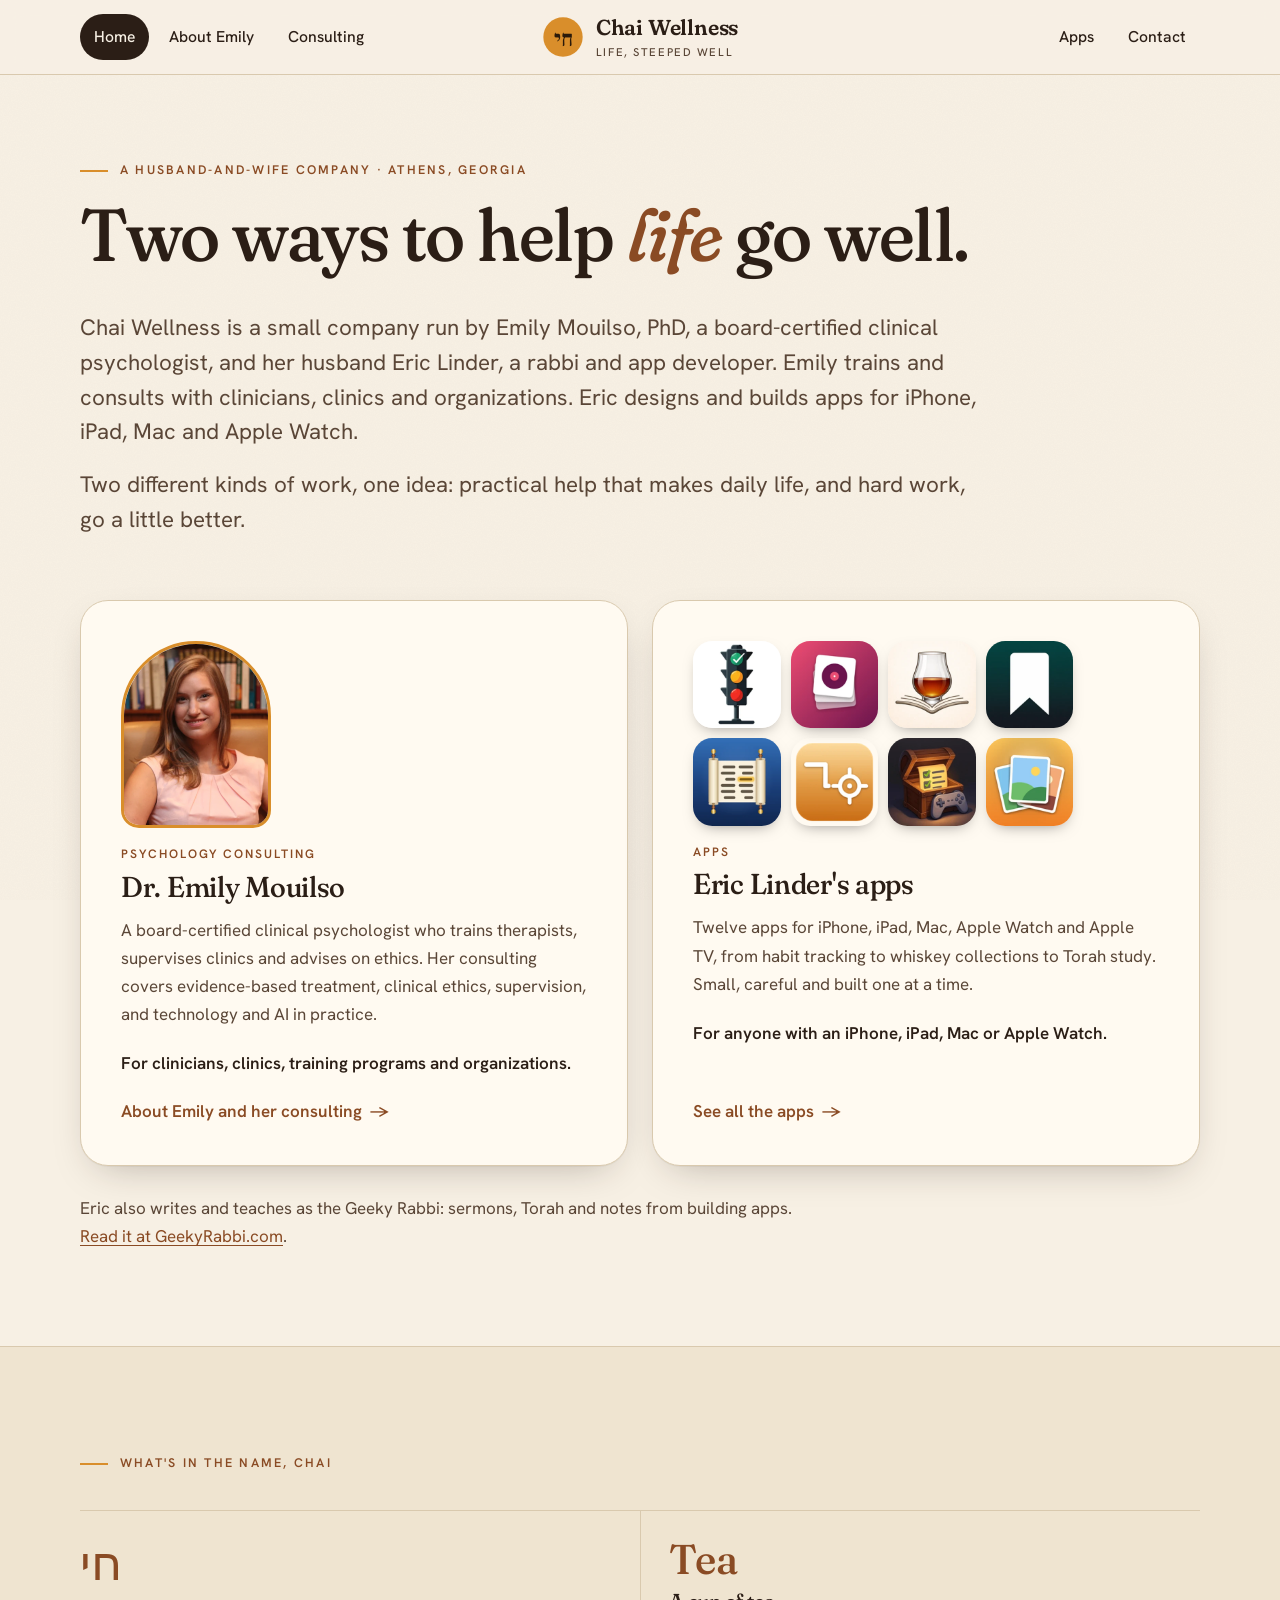
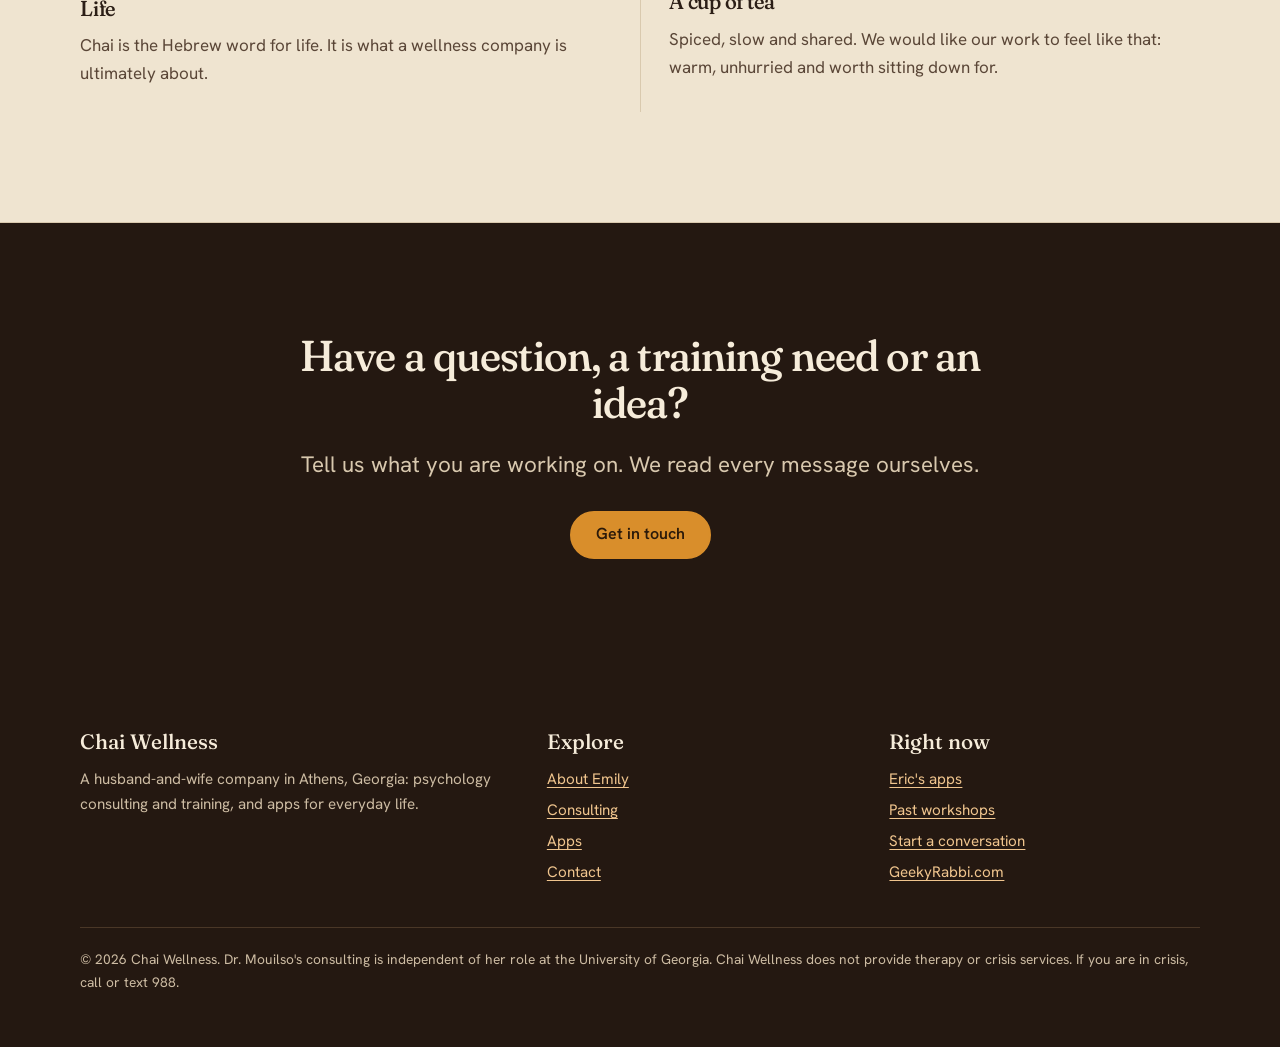
<file: index.html>
<!doctype html>
<html lang="en">
<head>
<meta charset="utf-8">
<meta name="viewport" content="width=device-width, initial-scale=1">
<title>Chai Wellness: psychology consulting and apps for everyday life</title>
<meta name="description" content="Chai Wellness is a husband-and-wife company in Athens, Georgia: psychology training and consulting from Dr. Emily Mouilso, and apps for everyday life from Eric Linder.">
<meta property="og:title" content="Chai Wellness: psychology consulting and apps for everyday life">
<meta property="og:description" content="Chai Wellness is a husband-and-wife company in Athens, Georgia: psychology training and consulting from Dr. Emily Mouilso, and apps for everyday life from Eric Linder.">
<meta property="og:type" content="website">
<meta property="og:image" content="og-image.jpg">
<meta name="twitter:card" content="summary_large_image">
<meta name="theme-color" content="#f7f0e4">
<link rel="icon" href="favicon.svg" type="image/svg+xml">
<link rel="apple-touch-icon" href="apple-touch-icon.png">
<link rel="preconnect" href="https://fonts.googleapis.com"><link rel="preconnect" href="https://fonts.gstatic.com" crossorigin><link rel="stylesheet" href="https://fonts.googleapis.com/css2?family=Fraunces:ital,opsz,wght,SOFT@0,9..144,300..700,0..100;1,9..144,300..700,0..100&amp;family=Frank+Ruhl+Libre:wght@700&amp;family=Hanken+Grotesk:wght@400;500;600&amp;display=swap">
<link rel="stylesheet" href="style.css">
</head>
<body>
<a class="skip" href="#main">Skip to content</a>
<header class="site-head"><div class="wrap bar">
<nav class="left" aria-label="Main"><a href="index.html" aria-current="page">Home</a><a href="emily.html">About Emily</a><a href="consulting.html">Consulting</a></nav>
<a class="brand" href="index.html" aria-label="Chai Wellness, home"><svg class="mark" viewBox="0 0 64 64" aria-hidden="true"><circle cx="32" cy="32" r="30" fill="#d98e2b"/><text x="32" y="45" text-anchor="middle" font-family="Frank Ruhl Libre, serif" font-weight="700" font-size="34" fill="#2b1a0a" direction="rtl">חי</text></svg><span><b>Chai Wellness</b><small>Life, steeped well</small></span></a>
<nav class="right" aria-label="More"><a href="apps.html">Apps</a><a href="contact.html">Contact</a></nav>
</div></header>
<main id="main">

<section class="hero"><div class="wrap">
<p class="eyebrow rise">A husband-and-wife company &middot; Athens, Georgia</p>
<h1 class="rise d1">Two ways to help <em>life</em> go well.</h1>
<p class="lede rise d2">Chai Wellness is a small company run by Emily Mouilso, PhD, a board-certified clinical psychologist, and her husband Eric Linder, a rabbi and app developer. Emily trains and consults with clinicians, clinics and organizations. Eric designs and builds apps for iPhone, iPad, Mac and Apple Watch.</p>
<p class="lede rise d2" style="margin-top:-.2em">Two different kinds of work, one idea: practical help that makes daily life, and hard work, go a little better.</p>
</div></section>

<section class="hero-doors"><div class="wrap rise d3">
<div class="doors">
<a class="door" href="emily.html">
<div class="arch"><img src="img/emily-560.webp" alt="Dr. Emily Mouilso" width="150" height="188"></div>
<span class="kicker">Psychology consulting</span>
<h3>Dr. Emily Mouilso</h3>
<p>A board-certified clinical psychologist who trains therapists, supervises clinics and advises on ethics. Her consulting covers evidence-based treatment, clinical ethics, supervision, and technology and AI in practice.</p>
<span class="who">For clinicians, clinics, training programs and organizations.</span>
<span class="go">About Emily and her consulting <span aria-hidden="true">→</span></span>
</a>
<a class="door" href="apps.html">
<div class="icon-fan" aria-hidden="true"><img src="img/apps/habit-traffic.webp" alt="" width="64" height="64"><img src="img/apps/crate.webp" alt="" width="64" height="64"><img src="img/apps/barrelbook.webp" alt="" width="64" height="64"><img src="img/apps/stash.webp" alt="" width="64" height="64"><img src="img/apps/torah-turn-it.webp" alt="" width="64" height="64"><img src="img/apps/snipe.webp" alt="" width="64" height="64"><img src="img/apps/quest-chronicle.webp" alt="" width="64" height="64"><img src="img/apps/thumb-through.webp" alt="" width="64" height="64"></div>
<span class="kicker">Apps</span>
<h3>Eric Linder's apps</h3>
<p>Twelve apps for iPhone, iPad, Mac, Apple Watch and Apple TV, from habit tracking to whiskey collections to Torah study. Small, careful and built one at a time.</p>
<span class="who">For anyone with an iPhone, iPad, Mac or Apple Watch.</span>
<span class="go">See all the apps <span aria-hidden="true">→</span></span>
</a>
</div>
<p class="aside">Eric also writes and teaches as the Geeky Rabbi: sermons, Torah and notes from building apps. <a href="https://geekyrabbi.com" rel="noopener">Read it at GeekyRabbi.com</a>.</p>
</div></section>

<section class="band"><div class="wrap">
<p class="eyebrow">What's in the name, Chai</p>
<div class="meanings">
<div class="meaning"><span class="big he" lang="he">חי</span><h3>Life</h3><p>Chai is the Hebrew word for life. It is what a wellness company is ultimately about.</p></div>
<div class="meaning"><span class="big">Tea</span><h3>A cup of tea</h3><p>Spiced, slow and shared. We would like our work to feel like that: warm, unhurried and worth sitting down for.</p></div>
</div>
</div></section>

<section class="dark-band"><div class="wrap" style="text-align:center;max-width:760px">
<h2>Have a question, a training need or an idea?</h2>
<p class="lede" style="margin-inline:auto">Tell us what you are working on. We read every message ourselves.</p>
<div class="btn-row" style="justify-content:center"><a class="btn" href="contact.html">Get in touch</a></div>
</div></section>
</main>
<footer><div class="wrap">
<div class="foot">
<div><b>Chai Wellness</b><p>A husband-and-wife company in Athens, Georgia: psychology consulting and training, and apps for everyday life.</p></div>
<div><b>Explore</b><ul><li><a href="emily.html">About Emily</a></li><li><a href="consulting.html">Consulting</a></li><li><a href="apps.html">Apps</a></li><li><a href="contact.html">Contact</a></li></ul></div>
<div><b>Right now</b><ul><li><a href="apps.html#all">Eric's apps</a></li><li><a href="consulting.html#engagements">Past workshops</a></li><li><a href="contact.html">Start a conversation</a></li><li><a href="https://geekyrabbi.com" rel="noopener">GeekyRabbi.com</a></li></ul></div>
</div>
<p class="fine">&copy; 2026 Chai Wellness. Dr. Mouilso's consulting is independent of her role at the University of Georgia. Chai Wellness does not provide therapy or crisis services. If you are in crisis, call or text 988.</p>
</div></footer>
<script src="site.js" defer></script>
</body>
</html>
</file>
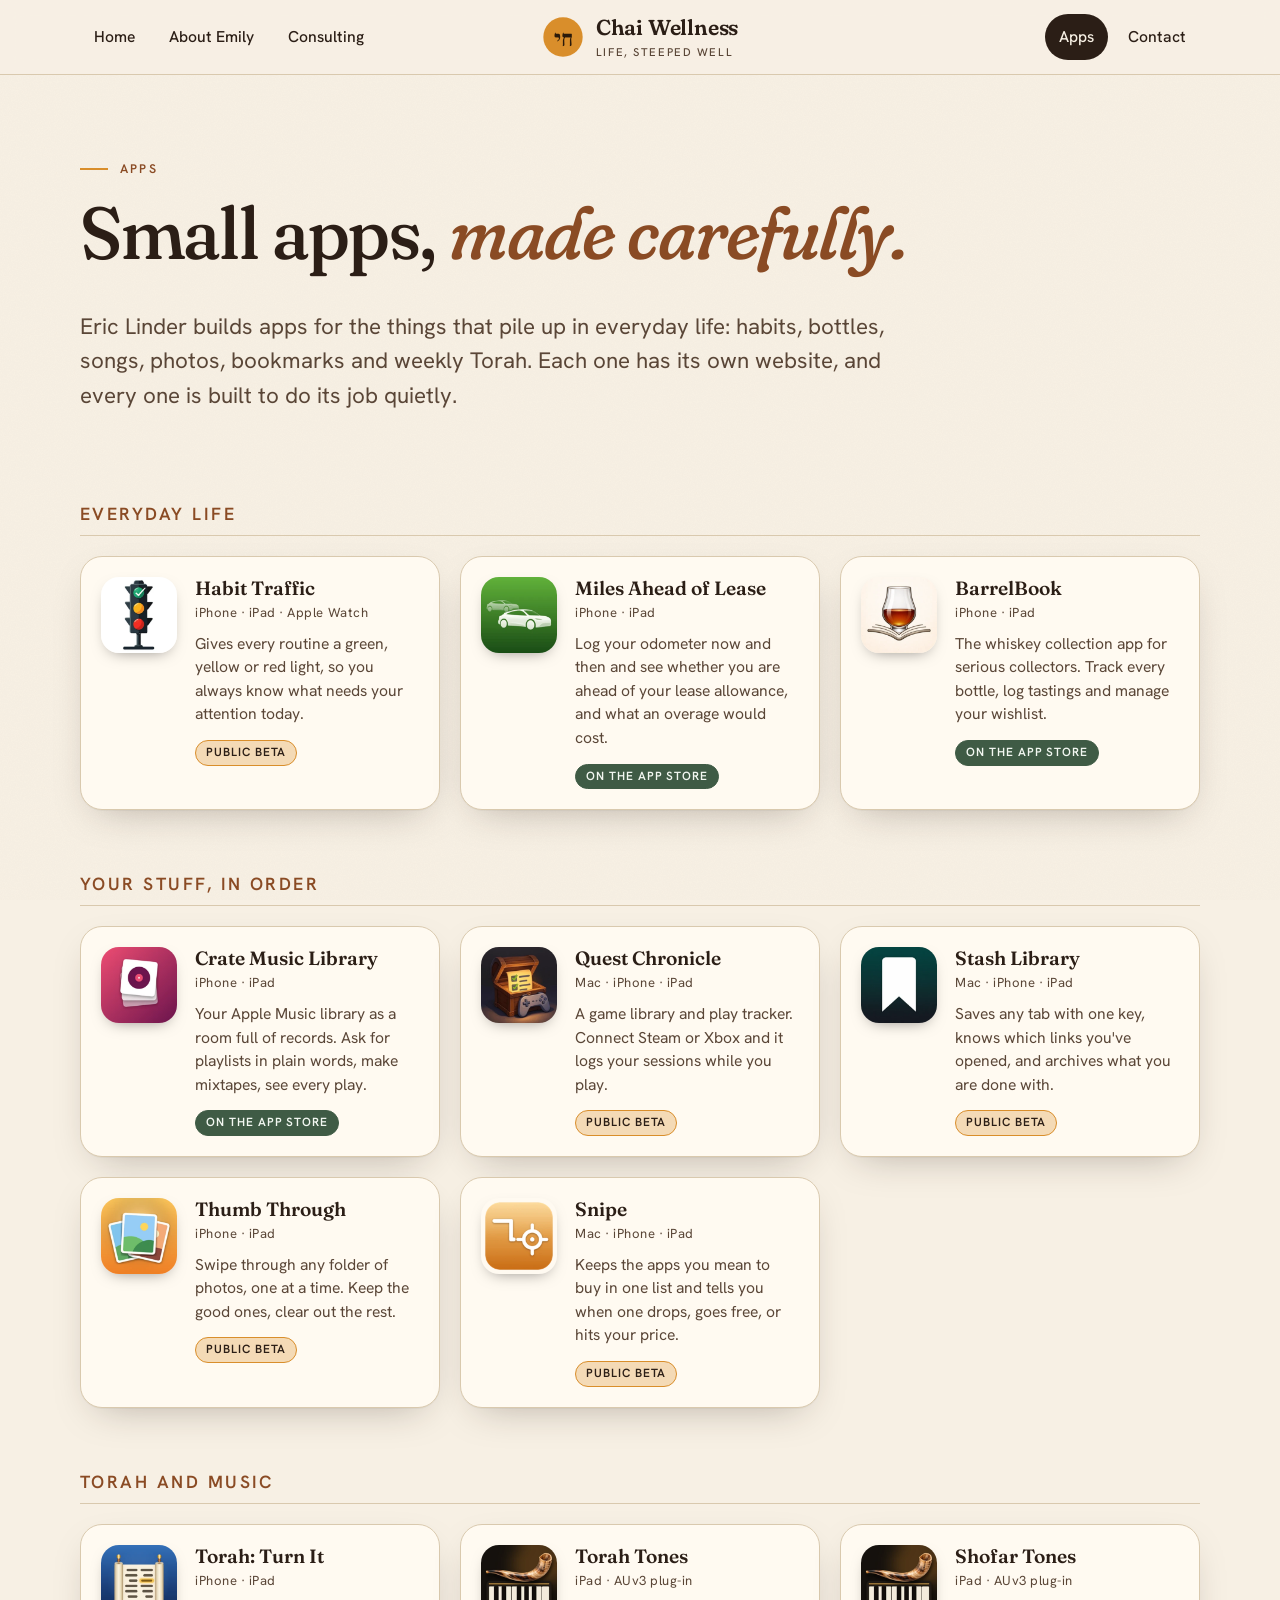
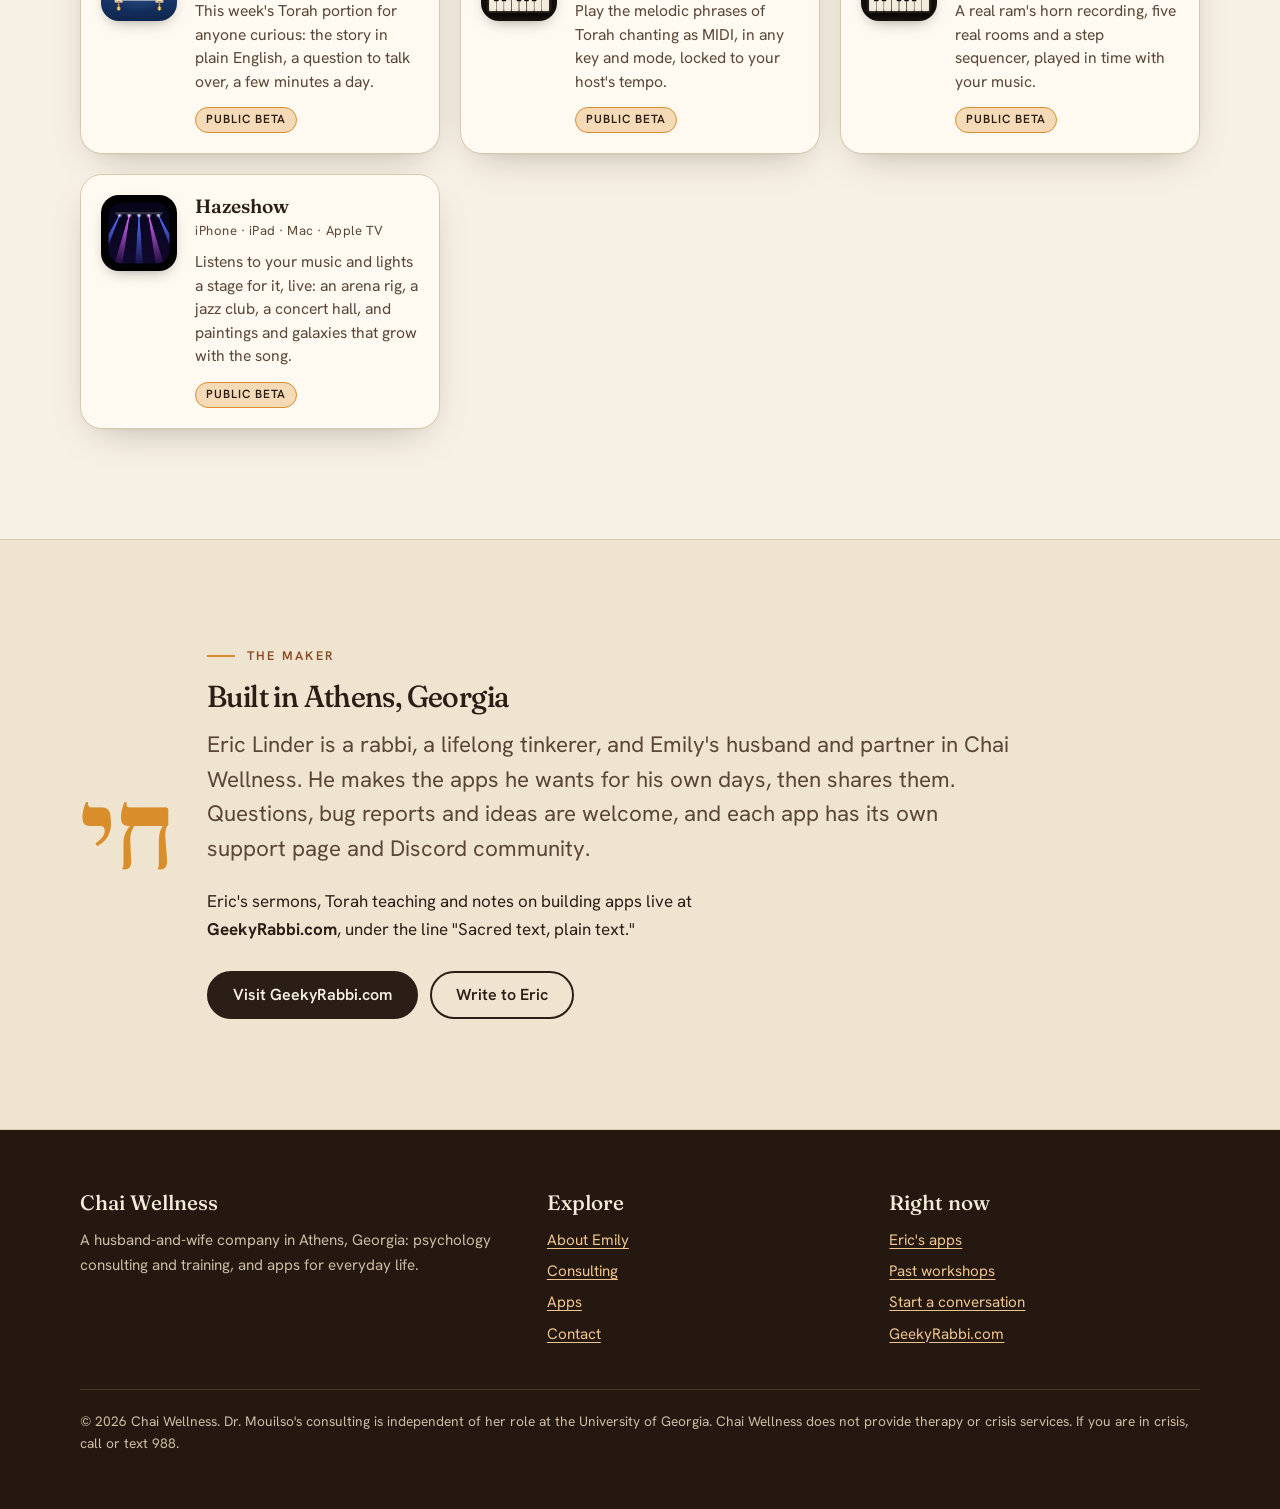
<file: apps.html>
<!doctype html>
<html lang="en">
<head>
<meta charset="utf-8">
<meta name="viewport" content="width=device-width, initial-scale=1">
<title>Apps by Eric Linder | Chai Wellness</title>
<meta name="description" content="Twelve small, careful apps for iPhone, iPad, Mac, Apple Watch and Apple TV: habits, collections, music, photos, prices, and Torah.">
<meta property="og:title" content="Apps by Eric Linder | Chai Wellness">
<meta property="og:description" content="Twelve small, careful apps for iPhone, iPad, Mac, Apple Watch and Apple TV: habits, collections, music, photos, prices, and Torah.">
<meta property="og:type" content="website">
<meta property="og:image" content="og-image.jpg">
<meta name="twitter:card" content="summary_large_image">
<meta name="theme-color" content="#f7f0e4">
<link rel="icon" href="favicon.svg" type="image/svg+xml">
<link rel="apple-touch-icon" href="apple-touch-icon.png">
<link rel="preconnect" href="https://fonts.googleapis.com"><link rel="preconnect" href="https://fonts.gstatic.com" crossorigin><link rel="stylesheet" href="https://fonts.googleapis.com/css2?family=Fraunces:ital,opsz,wght,SOFT@0,9..144,300..700,0..100;1,9..144,300..700,0..100&amp;family=Frank+Ruhl+Libre:wght@700&amp;family=Hanken+Grotesk:wght@400;500;600&amp;display=swap">
<link rel="stylesheet" href="style.css">
</head>
<body>
<a class="skip" href="#main">Skip to content</a>
<header class="site-head"><div class="wrap bar">
<nav class="left" aria-label="Main"><a href="index.html">Home</a><a href="emily.html">About Emily</a><a href="consulting.html">Consulting</a></nav>
<a class="brand" href="index.html" aria-label="Chai Wellness, home"><svg class="mark" viewBox="0 0 64 64" aria-hidden="true"><circle cx="32" cy="32" r="30" fill="#d98e2b"/><text x="32" y="45" text-anchor="middle" font-family="Frank Ruhl Libre, serif" font-weight="700" font-size="34" fill="#2b1a0a" direction="rtl">חי</text></svg><span><b>Chai Wellness</b><small>Life, steeped well</small></span></a>
<nav class="right" aria-label="More"><a href="apps.html" aria-current="page">Apps</a><a href="contact.html">Contact</a></nav>
</div></header>
<main id="main">

<section class="page-title"><div class="wrap">
<p class="eyebrow">Apps</p>
<h1>Small apps, <em>made carefully.</em></h1>
<p class="lede">Eric Linder builds apps for the things that pile up in everyday life: habits, bottles, songs, photos, bookmarks and weekly Torah. Each one has its own website, and every one is built to do its job quietly.</p>
</div></section>

<section id="all" style="padding-top:20px"><div class="wrap">
<div class="app-group"><h3>Everyday life</h3><div class="apps"><a class="app" href="https://habittraffic.com" rel="noopener"><img src="img/apps/habit-traffic.webp" width="76" height="76" alt="" loading="lazy"><div><h4>Habit Traffic</h4><div class="plat">iPhone · iPad · Apple Watch</div><p>Gives every routine a green, yellow or red light, so you always know what needs your attention today.</p><span class="tag beta">Public beta</span></div></a><a class="app" href="https://apps.apple.com/us/app/miles-ahead-of-lease/id6751857922" rel="noopener"><img src="img/apps/miles-ahead.webp" width="76" height="76" alt="" loading="lazy"><div><h4>Miles Ahead of Lease</h4><div class="plat">iPhone · iPad</div><p>Log your odometer now and then and see whether you are ahead of your lease allowance, and what an overage would cost.</p><span class="tag live">On the App Store</span></div></a><a class="app" href="https://apps.apple.com/us/app/barrelbook/id6751058765" rel="noopener"><img src="img/apps/barrelbook.webp" width="76" height="76" alt="" loading="lazy"><div><h4>BarrelBook</h4><div class="plat">iPhone · iPad</div><p>The whiskey collection app for serious collectors. Track every bottle, log tastings and manage your wishlist.</p><span class="tag live">On the App Store</span></div></a></div></div><div class="app-group"><h3>Your stuff, in order</h3><div class="apps"><a class="app" href="https://apps.apple.com/us/app/crate-music-library/id6814223022" rel="noopener"><img src="img/apps/crate.webp" width="76" height="76" alt="" loading="lazy"><div><h4>Crate Music Library</h4><div class="plat">iPhone · iPad</div><p>Your Apple Music library as a room full of records. Ask for playlists in plain words, make mixtapes, see every play.</p><span class="tag live">On the App Store</span></div></a><a class="app" href="https://questchronicleapp.com" rel="noopener"><img src="img/apps/quest-chronicle.webp" width="76" height="76" alt="" loading="lazy"><div><h4>Quest Chronicle</h4><div class="plat">Mac · iPhone · iPad</div><p>A game library and play tracker. Connect Steam or Xbox and it logs your sessions while you play.</p><span class="tag beta">Public beta</span></div></a><a class="app" href="https://stashlibraryapp.com" rel="noopener"><img src="img/apps/stash.webp" width="76" height="76" alt="" loading="lazy"><div><h4>Stash Library</h4><div class="plat">Mac · iPhone · iPad</div><p>Saves any tab with one key, knows which links you&#x27;ve opened, and archives what you are done with.</p><span class="tag beta">Public beta</span></div></a><a class="app" href="https://thumbthroughapp.com" rel="noopener"><img src="img/apps/thumb-through.webp" width="76" height="76" alt="" loading="lazy"><div><h4>Thumb Through</h4><div class="plat">iPhone · iPad</div><p>Swipe through any folder of photos, one at a time. Keep the good ones, clear out the rest.</p><span class="tag beta">Public beta</span></div></a><a class="app" href="https://snipeappsales.com" rel="noopener"><img src="img/apps/snipe.webp" width="76" height="76" alt="" loading="lazy"><div><h4>Snipe</h4><div class="plat">Mac · iPhone · iPad</div><p>Keeps the apps you mean to buy in one list and tells you when one drops, goes free, or hits your price.</p><span class="tag beta">Public beta</span></div></a></div></div><div class="app-group"><h3>Torah and music</h3><div class="apps"><a class="app" href="https://torahturnit.com" rel="noopener"><img src="img/apps/torah-turn-it.webp" width="76" height="76" alt="" loading="lazy"><div><h4>Torah: Turn It</h4><div class="plat">iPhone · iPad</div><p>This week&#x27;s Torah portion for anyone curious: the story in plain English, a question to talk over, a few minutes a day.</p><span class="tag beta">Public beta</span></div></a><a class="app" href="https://torahtones.com" rel="noopener"><img src="img/apps/torah-tones.webp" width="76" height="76" alt="" loading="lazy"><div><h4>Torah Tones</h4><div class="plat">iPad · AUv3 plug-in</div><p>Play the melodic phrases of Torah chanting as MIDI, in any key and mode, locked to your host&#x27;s tempo.</p><span class="tag beta">Public beta</span></div></a><a class="app" href="https://eroxx.github.io/shofartones-website/" rel="noopener"><img src="img/apps/shofar-tones.webp" width="76" height="76" alt="" loading="lazy"><div><h4>Shofar Tones</h4><div class="plat">iPad · AUv3 plug-in</div><p>A real ram&#x27;s horn recording, five real rooms and a step sequencer, played in time with your music.</p><span class="tag beta">Public beta</span></div></a><a class="app" href="https://hazeshow.com" rel="noopener"><img src="img/apps/hazeshow.webp" width="76" height="76" alt="" loading="lazy"><div><h4>Hazeshow</h4><div class="plat">iPhone · iPad · Mac · Apple TV</div><p>Listens to your music and lights a stage for it, live: an arena rig, a jazz club, a concert hall, and paintings and galaxies that grow with the song.</p><span class="tag beta">Public beta</span></div></a></div></div>
</div></section>

<section class="band"><div class="wrap maker">
<div class="he" lang="he" dir="rtl" aria-hidden="true">חי</div>
<div>
<p class="eyebrow">The maker</p>
<h2 style="font-size:1.9rem">Built in Athens, Georgia</h2>
<p class="lede" style="margin-bottom:0">Eric Linder is a rabbi, a lifelong tinkerer, and Emily's husband and partner in Chai Wellness. He makes the apps he wants for his own days, then shares them. Questions, bug reports and ideas are welcome, and each app has its own support page and Discord community.</p>
<p style="margin:20px 0 0;max-width:36em">Eric's sermons, Torah teaching and notes on building apps live at <b>GeekyRabbi.com</b>, under the line "Sacred text, plain text."</p>
<div class="btn-row"><a class="btn" href="https://geekyrabbi.com" rel="noopener">Visit GeekyRabbi.com</a><a class="btn ghost" href="contact.html">Write to Eric</a></div>
</div>
</div></section>
</main>
<footer><div class="wrap">
<div class="foot">
<div><b>Chai Wellness</b><p>A husband-and-wife company in Athens, Georgia: psychology consulting and training, and apps for everyday life.</p></div>
<div><b>Explore</b><ul><li><a href="emily.html">About Emily</a></li><li><a href="consulting.html">Consulting</a></li><li><a href="apps.html">Apps</a></li><li><a href="contact.html">Contact</a></li></ul></div>
<div><b>Right now</b><ul><li><a href="apps.html#all">Eric's apps</a></li><li><a href="consulting.html#engagements">Past workshops</a></li><li><a href="contact.html">Start a conversation</a></li><li><a href="https://geekyrabbi.com" rel="noopener">GeekyRabbi.com</a></li></ul></div>
</div>
<p class="fine">&copy; 2026 Chai Wellness. Dr. Mouilso's consulting is independent of her role at the University of Georgia. Chai Wellness does not provide therapy or crisis services. If you are in crisis, call or text 988.</p>
</div></footer>
<script src="site.js" defer></script>
</body>
</html>
</file>
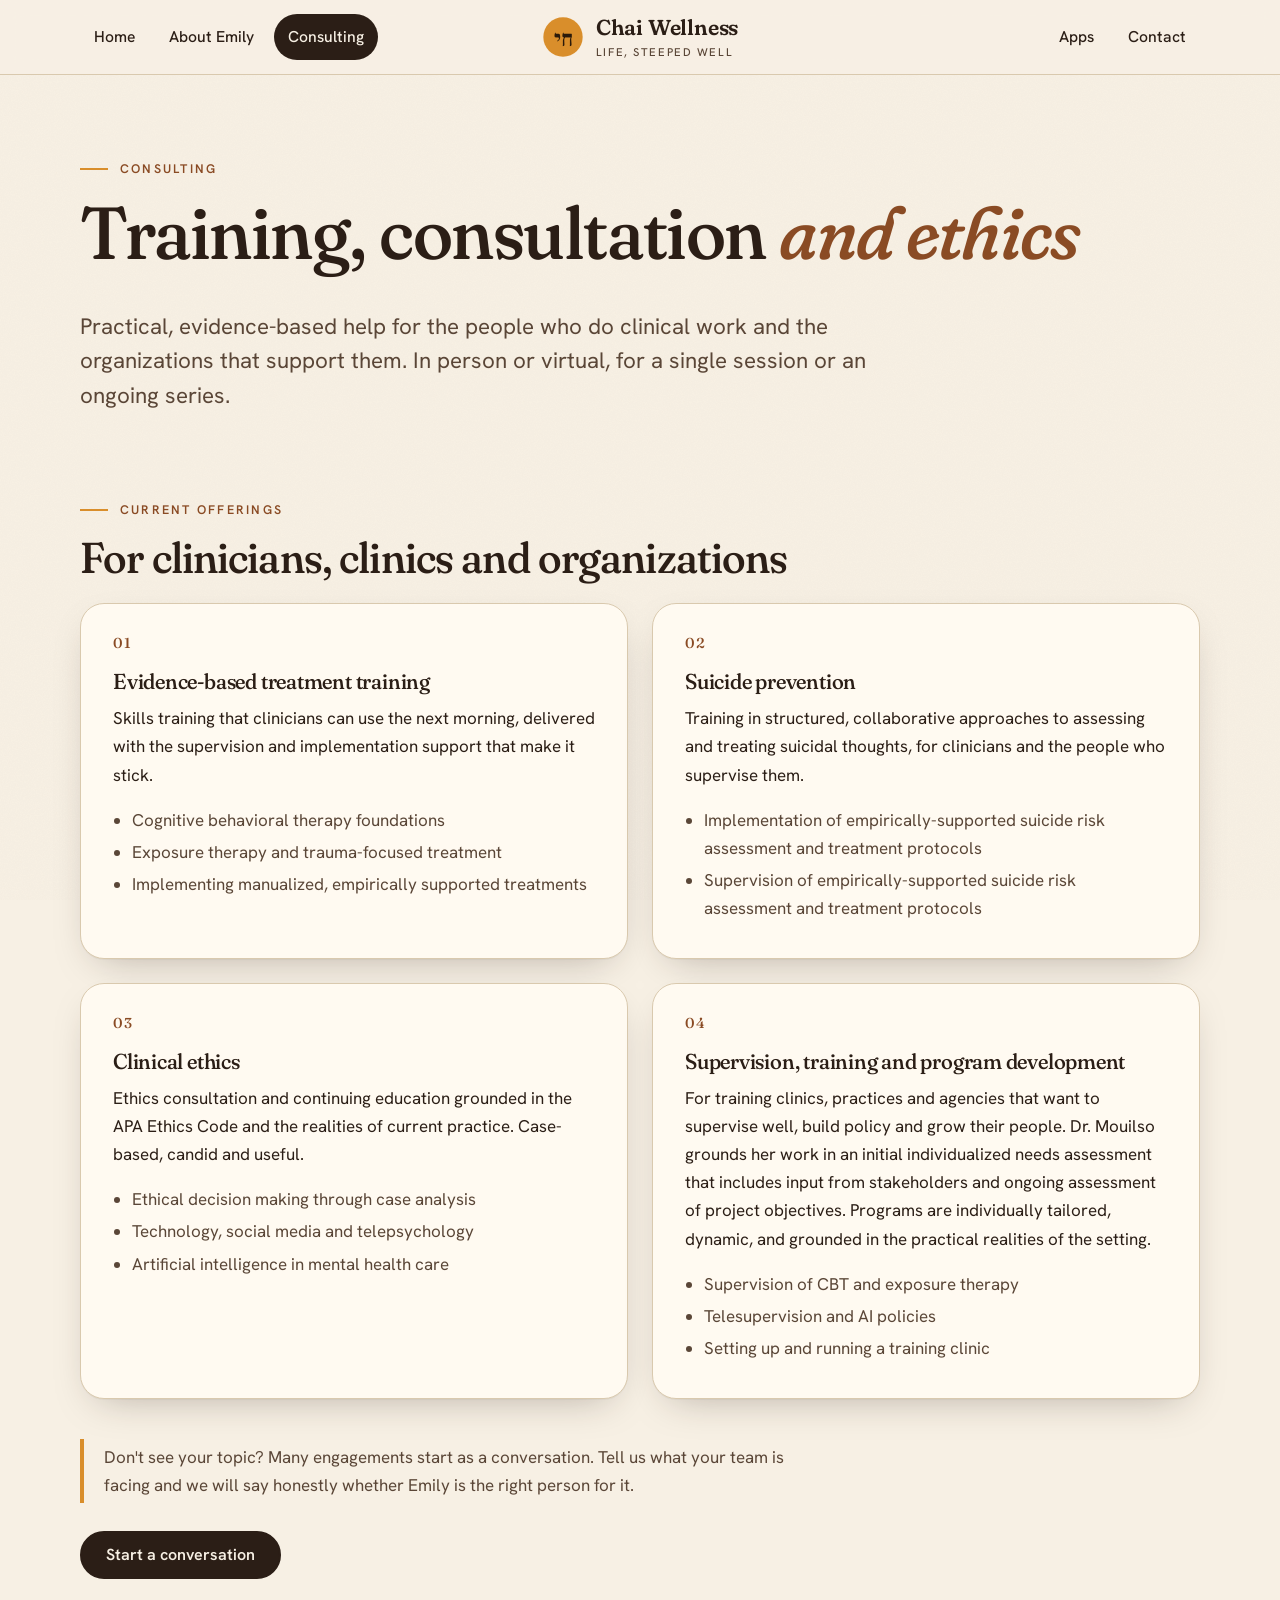
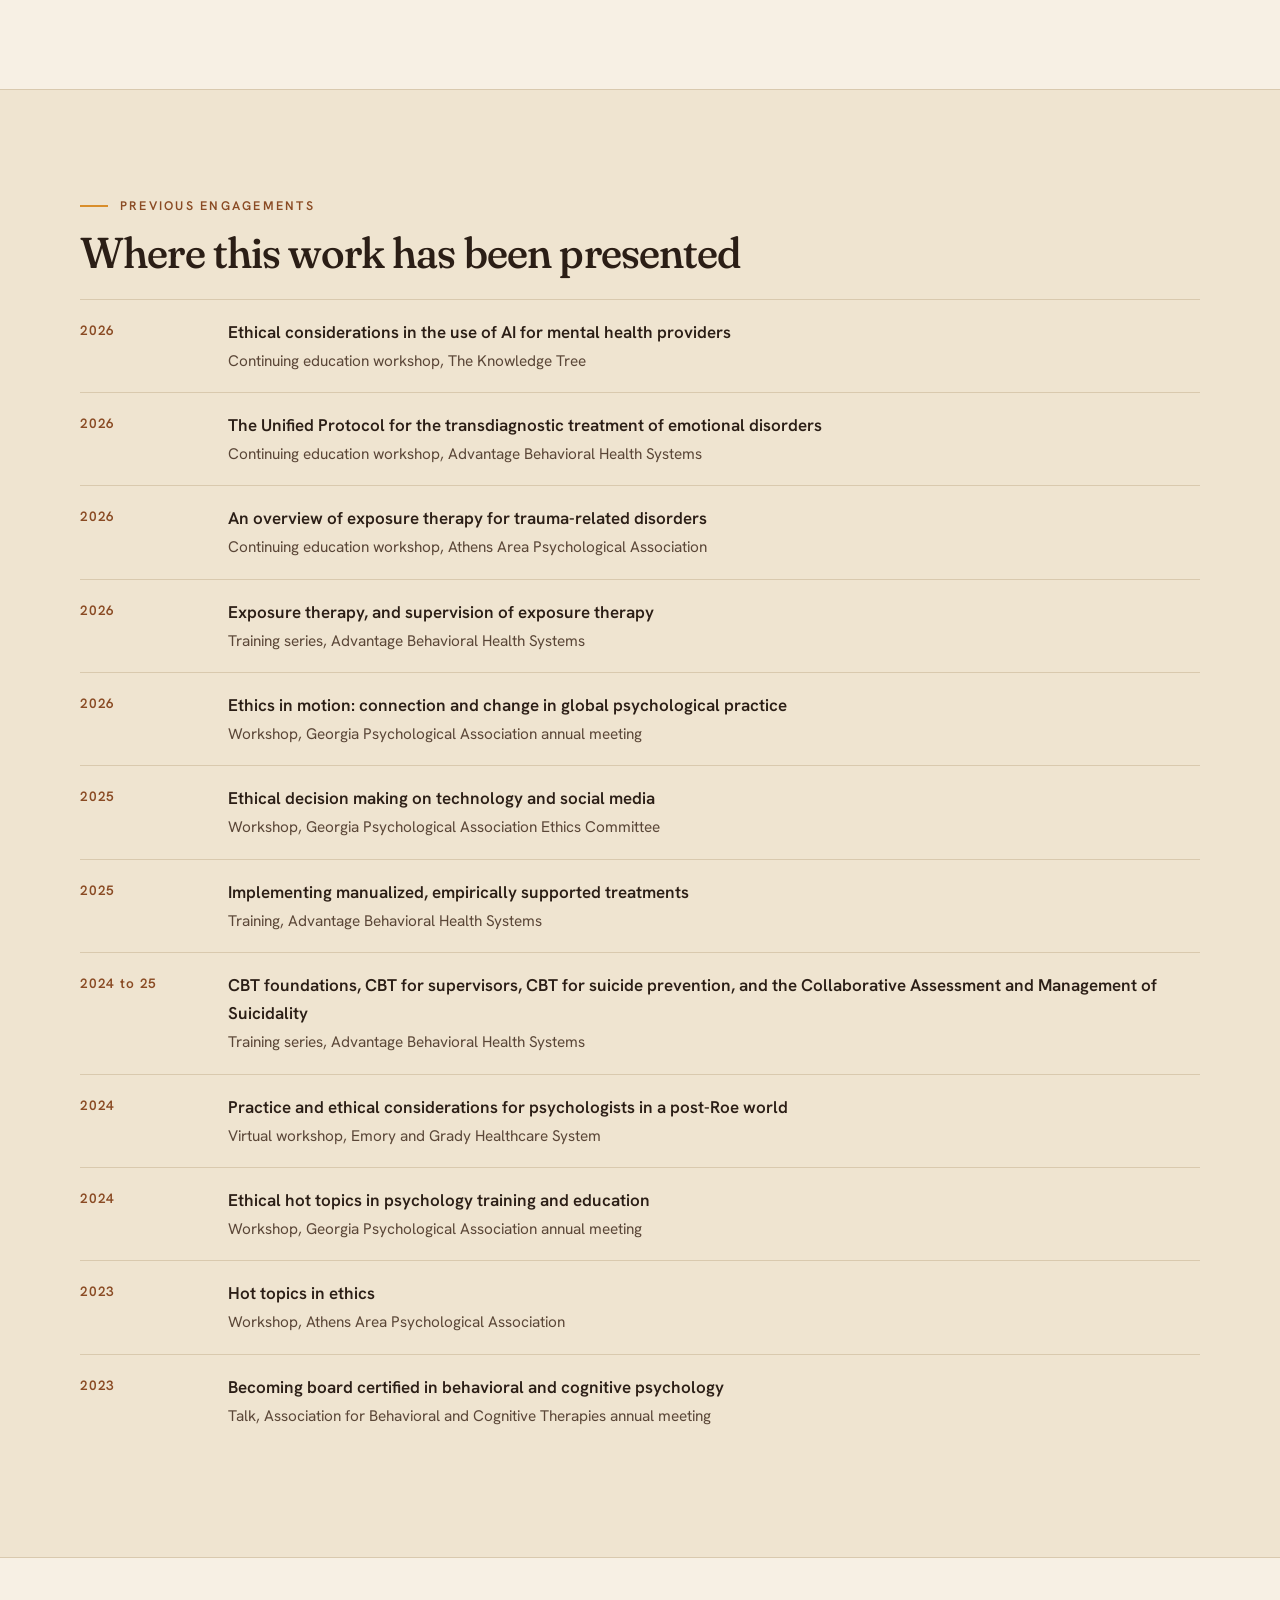
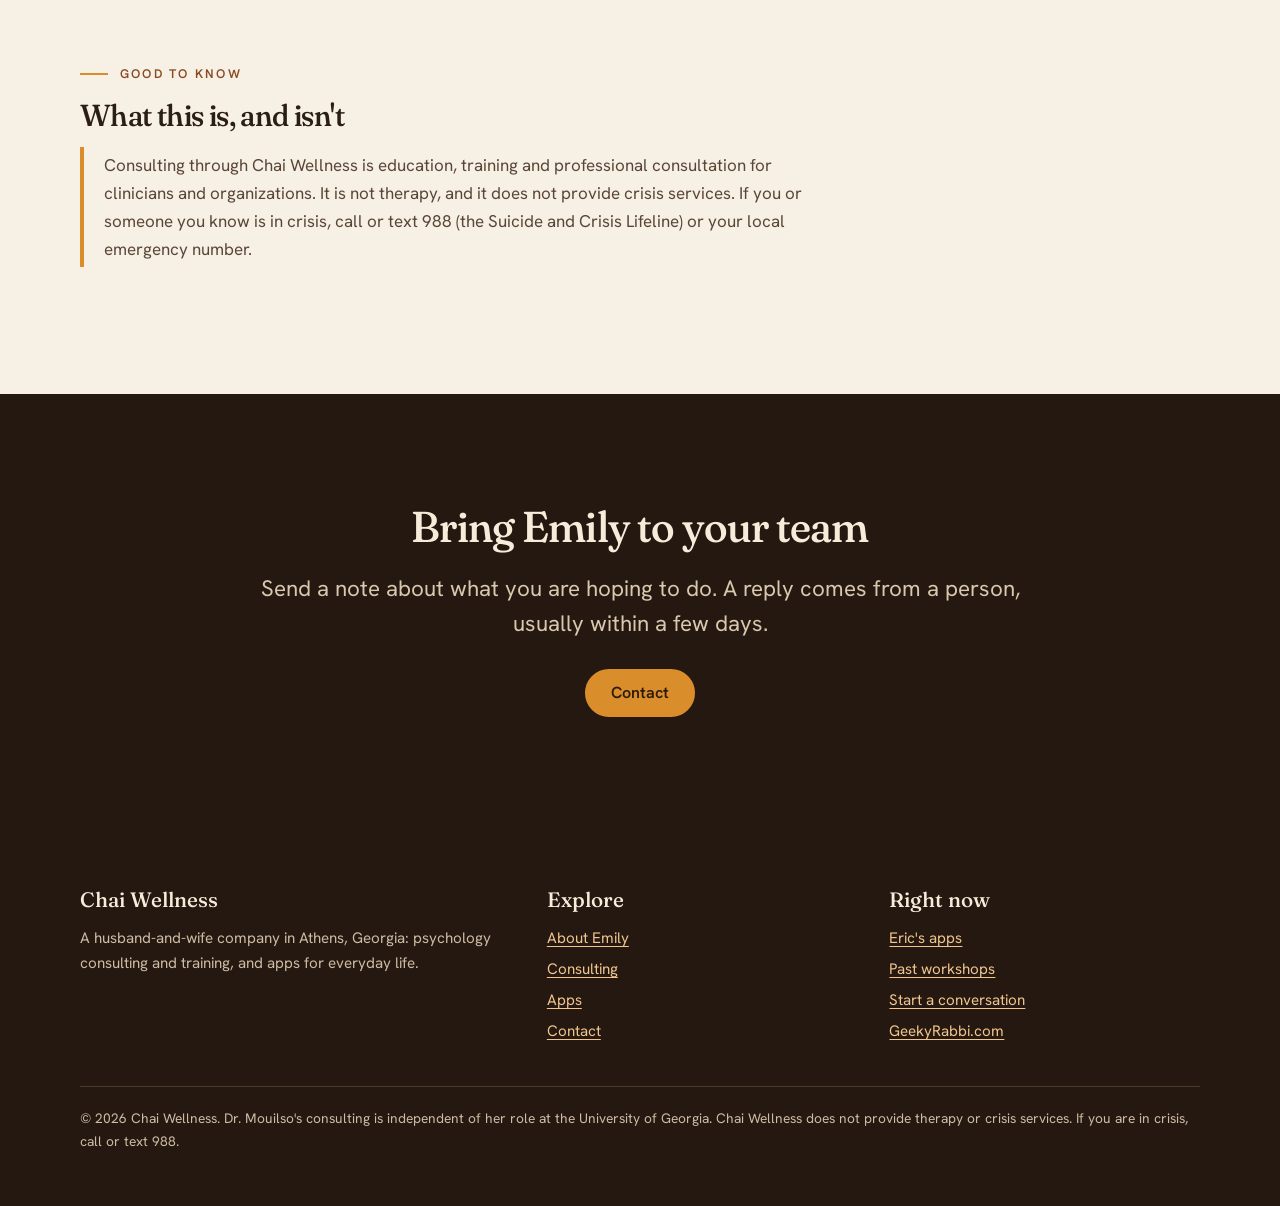
<file: consulting.html>
<!doctype html>
<html lang="en">
<head>
<meta charset="utf-8">
<meta name="viewport" content="width=device-width, initial-scale=1">
<title>Psychology consulting and training | Chai Wellness</title>
<meta name="description" content="Workshops, training and consultation from Dr. Emily Mouilso: evidence-based treatment, clinical ethics, supervision and training, and technology and AI in practice.">
<meta property="og:title" content="Psychology consulting and training | Chai Wellness">
<meta property="og:description" content="Workshops, training and consultation from Dr. Emily Mouilso: evidence-based treatment, clinical ethics, supervision and training, and technology and AI in practice.">
<meta property="og:type" content="website">
<meta property="og:image" content="og-image.jpg">
<meta name="twitter:card" content="summary_large_image">
<meta name="theme-color" content="#f7f0e4">
<link rel="icon" href="favicon.svg" type="image/svg+xml">
<link rel="apple-touch-icon" href="apple-touch-icon.png">
<link rel="preconnect" href="https://fonts.googleapis.com"><link rel="preconnect" href="https://fonts.gstatic.com" crossorigin><link rel="stylesheet" href="https://fonts.googleapis.com/css2?family=Fraunces:ital,opsz,wght,SOFT@0,9..144,300..700,0..100;1,9..144,300..700,0..100&amp;family=Frank+Ruhl+Libre:wght@700&amp;family=Hanken+Grotesk:wght@400;500;600&amp;display=swap">
<link rel="stylesheet" href="style.css">
</head>
<body>
<a class="skip" href="#main">Skip to content</a>
<header class="site-head"><div class="wrap bar">
<nav class="left" aria-label="Main"><a href="index.html">Home</a><a href="emily.html">About Emily</a><a href="consulting.html" aria-current="page">Consulting</a></nav>
<a class="brand" href="index.html" aria-label="Chai Wellness, home"><svg class="mark" viewBox="0 0 64 64" aria-hidden="true"><circle cx="32" cy="32" r="30" fill="#d98e2b"/><text x="32" y="45" text-anchor="middle" font-family="Frank Ruhl Libre, serif" font-weight="700" font-size="34" fill="#2b1a0a" direction="rtl">חי</text></svg><span><b>Chai Wellness</b><small>Life, steeped well</small></span></a>
<nav class="right" aria-label="More"><a href="apps.html">Apps</a><a href="contact.html">Contact</a></nav>
</div></header>
<main id="main">

<section class="page-title"><div class="wrap">
<p class="eyebrow">Consulting</p>
<h1>Training, consultation <em>and ethics</em></h1>
<p class="lede">Practical, evidence-based help for the people who do clinical work and the organizations that support them. In person or virtual, for a single session or an ongoing series.</p>
</div></section>

<section style="padding-top:20px"><div class="wrap">
<p class="eyebrow">Current offerings</p>
<h2>For clinicians, clinics and organizations</h2>
<div class="offer-grid">
<article class="offer"><span class="n">01</span><h3>Evidence-based treatment training</h3>
<p>Skills training that clinicians can use the next morning, delivered with the supervision and implementation support that make it stick.</p>
<ul><li>Cognitive behavioral therapy foundations</li><li>Exposure therapy and trauma-focused treatment</li><li>Implementing manualized, empirically supported treatments</li></ul></article>
<article class="offer"><span class="n">02</span><h3>Suicide prevention</h3>
<p>Training in structured, collaborative approaches to assessing and treating suicidal thoughts, for clinicians and the people who supervise them.</p>
<ul><li>Implementation of empirically-supported suicide risk assessment and treatment protocols</li><li>Supervision of empirically-supported suicide risk assessment and treatment protocols</li></ul></article>
<article class="offer"><span class="n">03</span><h3>Clinical ethics</h3>
<p>Ethics consultation and continuing education grounded in the APA Ethics Code and the realities of current practice. Case-based, candid and useful.</p>
<ul><li>Ethical decision making through case analysis</li><li>Technology, social media and telepsychology</li><li>Artificial intelligence in mental health care</li></ul></article>
<article class="offer"><span class="n">04</span><h3>Supervision, training and program development</h3>
<p>For training clinics, practices and agencies that want to supervise well, build policy and grow their people. Dr. Mouilso grounds her work in an initial individualized needs assessment that includes input from stakeholders and ongoing assessment of project objectives. Programs are individually tailored, dynamic, and grounded in the practical realities of the setting.</p>
<ul><li>Supervision of CBT and exposure therapy</li><li>Telesupervision and AI policies</li><li>Setting up and running a training clinic</li></ul></article>
</div>
<p class="note" style="margin-top:40px">Don't see your topic? Many engagements start as a conversation. Tell us what your team is facing and we will say honestly whether Emily is the right person for it.</p>
<div class="btn-row"><a class="btn" href="contact.html">Start a conversation</a></div>
</div></section>

<section class="band" id="engagements"><div class="wrap">
<p class="eyebrow">Previous engagements</p>
<h2>Where this work has been presented</h2>
<ul class="engagements"><li><time>2026</time><div><b>Ethical considerations in the use of AI for mental health providers</b><span>Continuing education workshop, The Knowledge Tree</span></div></li><li><time>2026</time><div><b>The Unified Protocol for the transdiagnostic treatment of emotional disorders</b><span>Continuing education workshop, Advantage Behavioral Health Systems</span></div></li><li><time>2026</time><div><b>An overview of exposure therapy for trauma-related disorders</b><span>Continuing education workshop, Athens Area Psychological Association</span></div></li><li><time>2026</time><div><b>Exposure therapy, and supervision of exposure therapy</b><span>Training series, Advantage Behavioral Health Systems</span></div></li><li><time>2026</time><div><b>Ethics in motion: connection and change in global psychological practice</b><span>Workshop, Georgia Psychological Association annual meeting</span></div></li><li><time>2025</time><div><b>Ethical decision making on technology and social media</b><span>Workshop, Georgia Psychological Association Ethics Committee</span></div></li><li><time>2025</time><div><b>Implementing manualized, empirically supported treatments</b><span>Training, Advantage Behavioral Health Systems</span></div></li><li><time>2024 to 25</time><div><b>CBT foundations, CBT for supervisors, CBT for suicide prevention, and the Collaborative Assessment and Management of Suicidality</b><span>Training series, Advantage Behavioral Health Systems</span></div></li><li><time>2024</time><div><b>Practice and ethical considerations for psychologists in a post-Roe world</b><span>Virtual workshop, Emory and Grady Healthcare System</span></div></li><li><time>2024</time><div><b>Ethical hot topics in psychology training and education</b><span>Workshop, Georgia Psychological Association annual meeting</span></div></li><li><time>2023</time><div><b>Hot topics in ethics</b><span>Workshop, Athens Area Psychological Association</span></div></li><li><time>2023</time><div><b>Becoming board certified in behavioral and cognitive psychology</b><span>Talk, Association for Behavioral and Cognitive Therapies annual meeting</span></div></li></ul>
</div></section>

<section><div class="wrap">
<p class="eyebrow">Good to know</p>
<h2 style="font-size:1.9rem">What this is, and isn't</h2>
<p class="note">Consulting through Chai Wellness is education, training and professional consultation for clinicians and organizations. It is not therapy, and it does not provide crisis services. If you or someone you know is in crisis, call or text 988 (the Suicide and Crisis Lifeline) or your local emergency number.</p>
</div></section>

<section class="dark-band"><div class="wrap" style="text-align:center;max-width:760px">
<h2>Bring Emily to your team</h2>
<p class="lede" style="margin-inline:auto">Send a note about what you are hoping to do. A reply comes from a person, usually within a few days.</p>
<div class="btn-row" style="justify-content:center"><a class="btn" href="contact.html">Contact</a></div>
</div></section>
</main>
<footer><div class="wrap">
<div class="foot">
<div><b>Chai Wellness</b><p>A husband-and-wife company in Athens, Georgia: psychology consulting and training, and apps for everyday life.</p></div>
<div><b>Explore</b><ul><li><a href="emily.html">About Emily</a></li><li><a href="consulting.html">Consulting</a></li><li><a href="apps.html">Apps</a></li><li><a href="contact.html">Contact</a></li></ul></div>
<div><b>Right now</b><ul><li><a href="apps.html#all">Eric's apps</a></li><li><a href="consulting.html#engagements">Past workshops</a></li><li><a href="contact.html">Start a conversation</a></li><li><a href="https://geekyrabbi.com" rel="noopener">GeekyRabbi.com</a></li></ul></div>
</div>
<p class="fine">&copy; 2026 Chai Wellness. Dr. Mouilso's consulting is independent of her role at the University of Georgia. Chai Wellness does not provide therapy or crisis services. If you are in crisis, call or text 988.</p>
</div></footer>
<script src="site.js" defer></script>
</body>
</html>
</file>
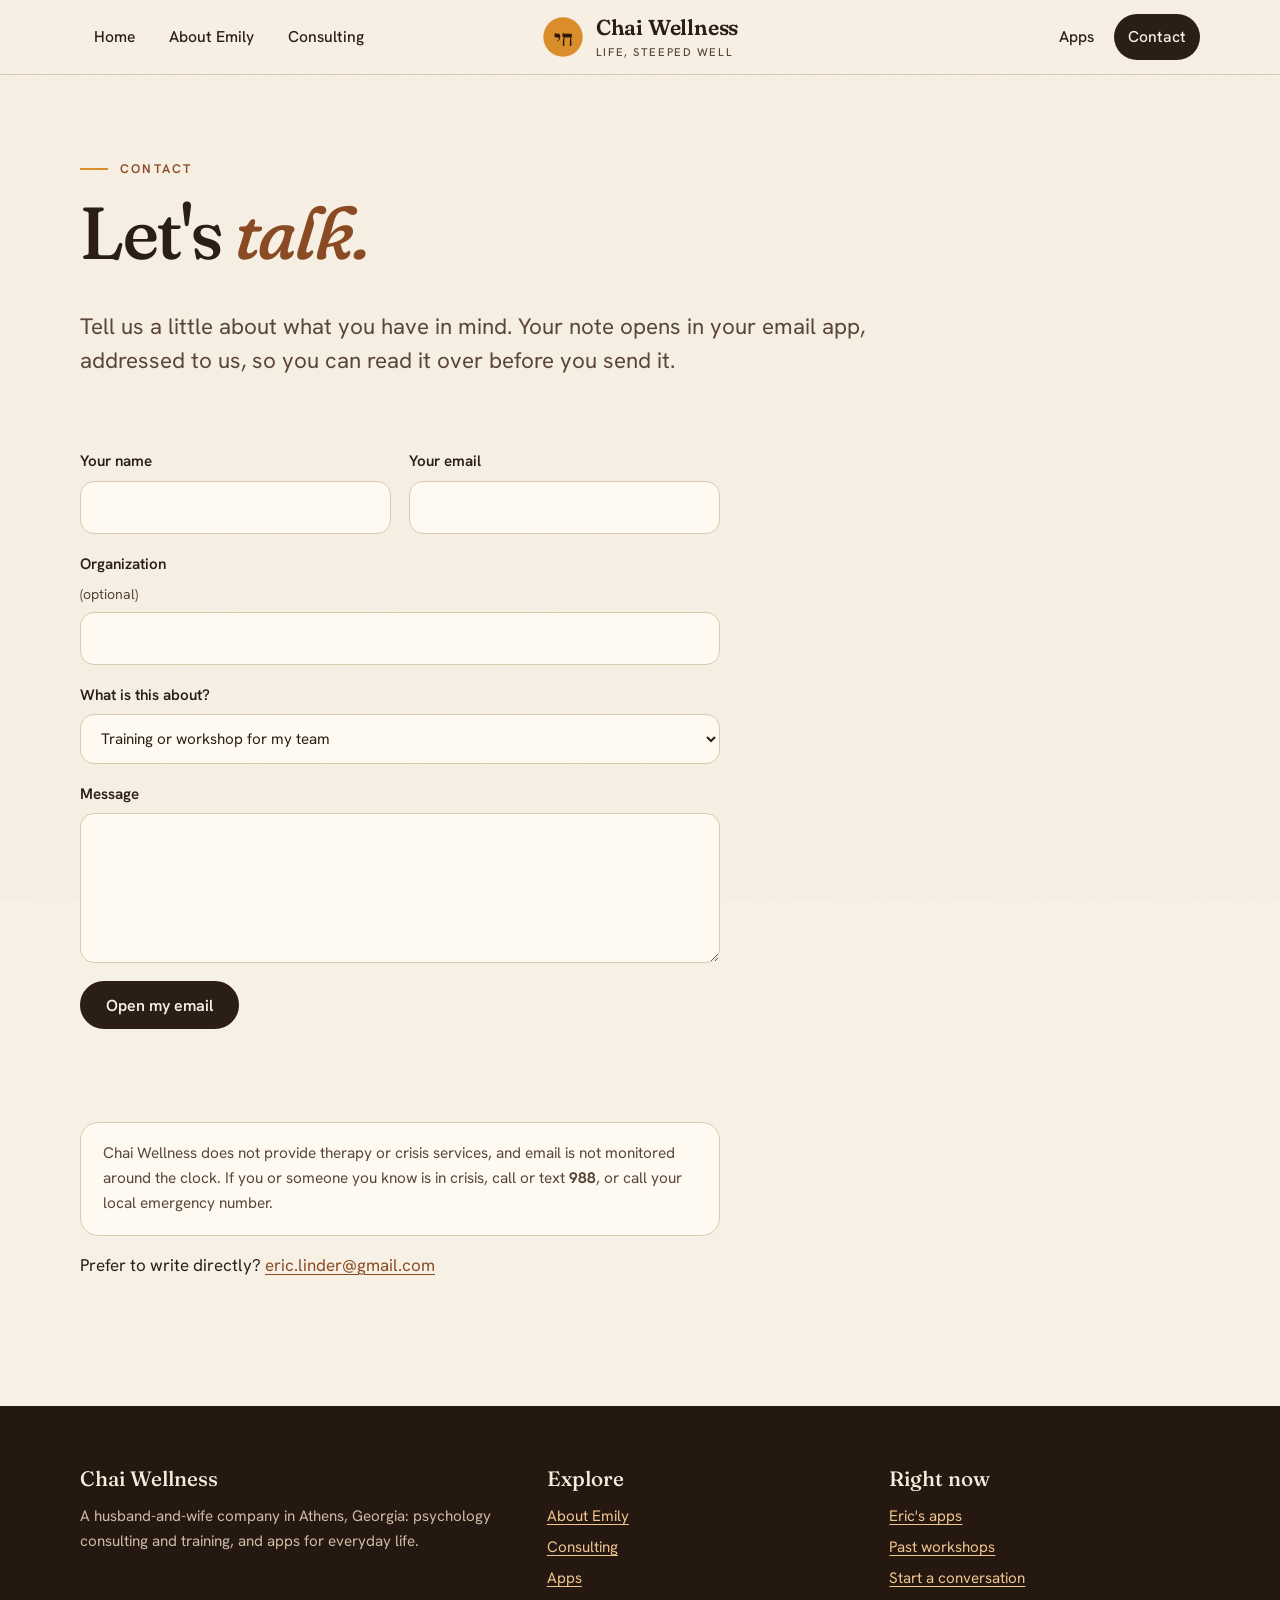
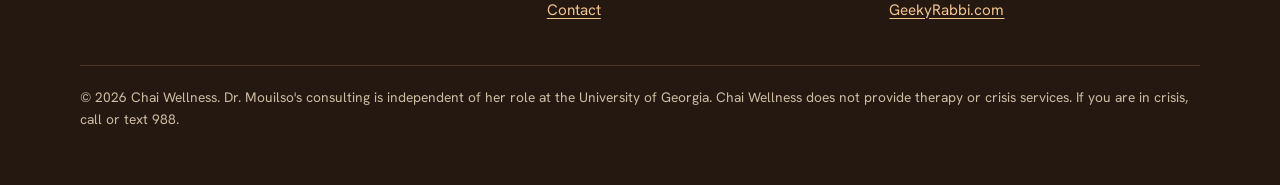
<file: contact.html>
<!doctype html>
<html lang="en">
<head>
<meta charset="utf-8">
<meta name="viewport" content="width=device-width, initial-scale=1">
<title>Contact | Chai Wellness</title>
<meta name="description" content="Contact Chai Wellness about psychology training and consultation with Dr. Emily Mouilso, or about Eric Linder&#x27;s apps.">
<meta property="og:title" content="Contact | Chai Wellness">
<meta property="og:description" content="Contact Chai Wellness about psychology training and consultation with Dr. Emily Mouilso, or about Eric Linder&#x27;s apps.">
<meta property="og:type" content="website">
<meta property="og:image" content="og-image.jpg">
<meta name="twitter:card" content="summary_large_image">
<meta name="theme-color" content="#f7f0e4">
<link rel="icon" href="favicon.svg" type="image/svg+xml">
<link rel="apple-touch-icon" href="apple-touch-icon.png">
<link rel="preconnect" href="https://fonts.googleapis.com"><link rel="preconnect" href="https://fonts.gstatic.com" crossorigin><link rel="stylesheet" href="https://fonts.googleapis.com/css2?family=Fraunces:ital,opsz,wght,SOFT@0,9..144,300..700,0..100;1,9..144,300..700,0..100&amp;family=Frank+Ruhl+Libre:wght@700&amp;family=Hanken+Grotesk:wght@400;500;600&amp;display=swap">
<link rel="stylesheet" href="style.css">
</head>
<body>
<a class="skip" href="#main">Skip to content</a>
<header class="site-head"><div class="wrap bar">
<nav class="left" aria-label="Main"><a href="index.html">Home</a><a href="emily.html">About Emily</a><a href="consulting.html">Consulting</a></nav>
<a class="brand" href="index.html" aria-label="Chai Wellness, home"><svg class="mark" viewBox="0 0 64 64" aria-hidden="true"><circle cx="32" cy="32" r="30" fill="#d98e2b"/><text x="32" y="45" text-anchor="middle" font-family="Frank Ruhl Libre, serif" font-weight="700" font-size="34" fill="#2b1a0a" direction="rtl">חי</text></svg><span><b>Chai Wellness</b><small>Life, steeped well</small></span></a>
<nav class="right" aria-label="More"><a href="apps.html">Apps</a><a href="contact.html" aria-current="page">Contact</a></nav>
</div></header>
<main id="main">

<section class="page-title"><div class="wrap">
<p class="eyebrow">Contact</p>
<h1>Let's <em>talk.</em></h1>
<p class="lede">Tell us a little about what you have in mind. Your note opens in your email app, addressed to us, so you can read it over before you send it.</p>
</div></section>

<section style="padding-top:0"><div class="wrap">
<form class="form" id="contact" novalidate>
<div class="two">
<label>Your name<input name="name" autocomplete="name" required></label>
<label>Your email<input name="email" type="email" autocomplete="email" required></label>
</div>
<label>Organization <span class="hint">(optional)</span><input name="org" autocomplete="organization"></label>
<label>What is this about?
<select name="topic">
<option>Training or workshop for my team</option>
<option>Ethics consultation</option>
<option>Supervision or program development</option>
<option>Something else for Emily</option>
<option>One of Eric's apps</option>
</select></label>
<label>Message<textarea name="message" required></textarea></label>
<div><button class="btn" type="submit">Open my email</button></div>
<p class="status" id="status" role="status" aria-live="polite"></p>
</form>
<p class="crisis">Chai Wellness does not provide therapy or crisis services, and email is not monitored around the clock. If you or someone you know is in crisis, call or text <b>988</b>, or call your local emergency number.</p>
<p id="direct" hidden>Prefer to write directly? <a id="direct-link" href="#"></a></p>
</div></section>
</main>
<footer><div class="wrap">
<div class="foot">
<div><b>Chai Wellness</b><p>A husband-and-wife company in Athens, Georgia: psychology consulting and training, and apps for everyday life.</p></div>
<div><b>Explore</b><ul><li><a href="emily.html">About Emily</a></li><li><a href="consulting.html">Consulting</a></li><li><a href="apps.html">Apps</a></li><li><a href="contact.html">Contact</a></li></ul></div>
<div><b>Right now</b><ul><li><a href="apps.html#all">Eric's apps</a></li><li><a href="consulting.html#engagements">Past workshops</a></li><li><a href="contact.html">Start a conversation</a></li><li><a href="https://geekyrabbi.com" rel="noopener">GeekyRabbi.com</a></li></ul></div>
</div>
<p class="fine">&copy; 2026 Chai Wellness. Dr. Mouilso's consulting is independent of her role at the University of Georgia. Chai Wellness does not provide therapy or crisis services. If you are in crisis, call or text 988.</p>
</div></footer>
<script src="site.js" defer></script>
</body>
</html>
</file>
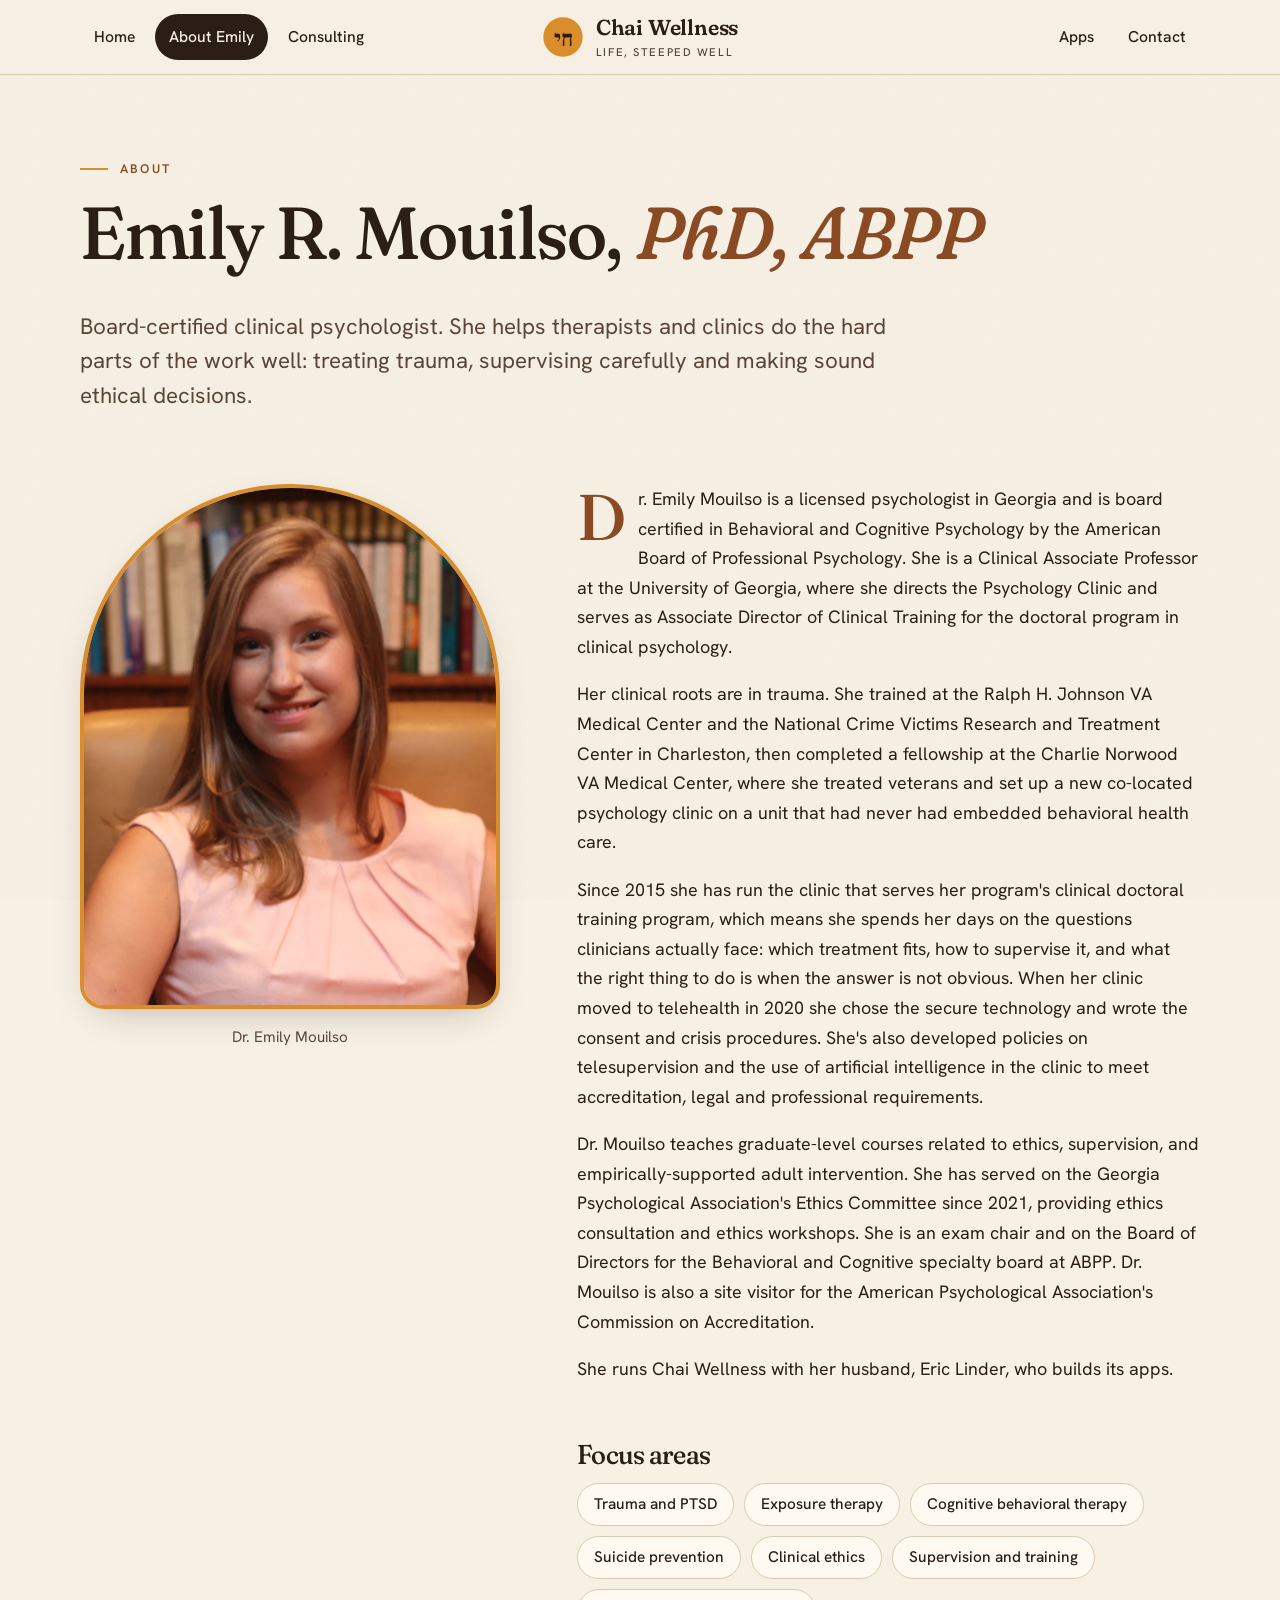
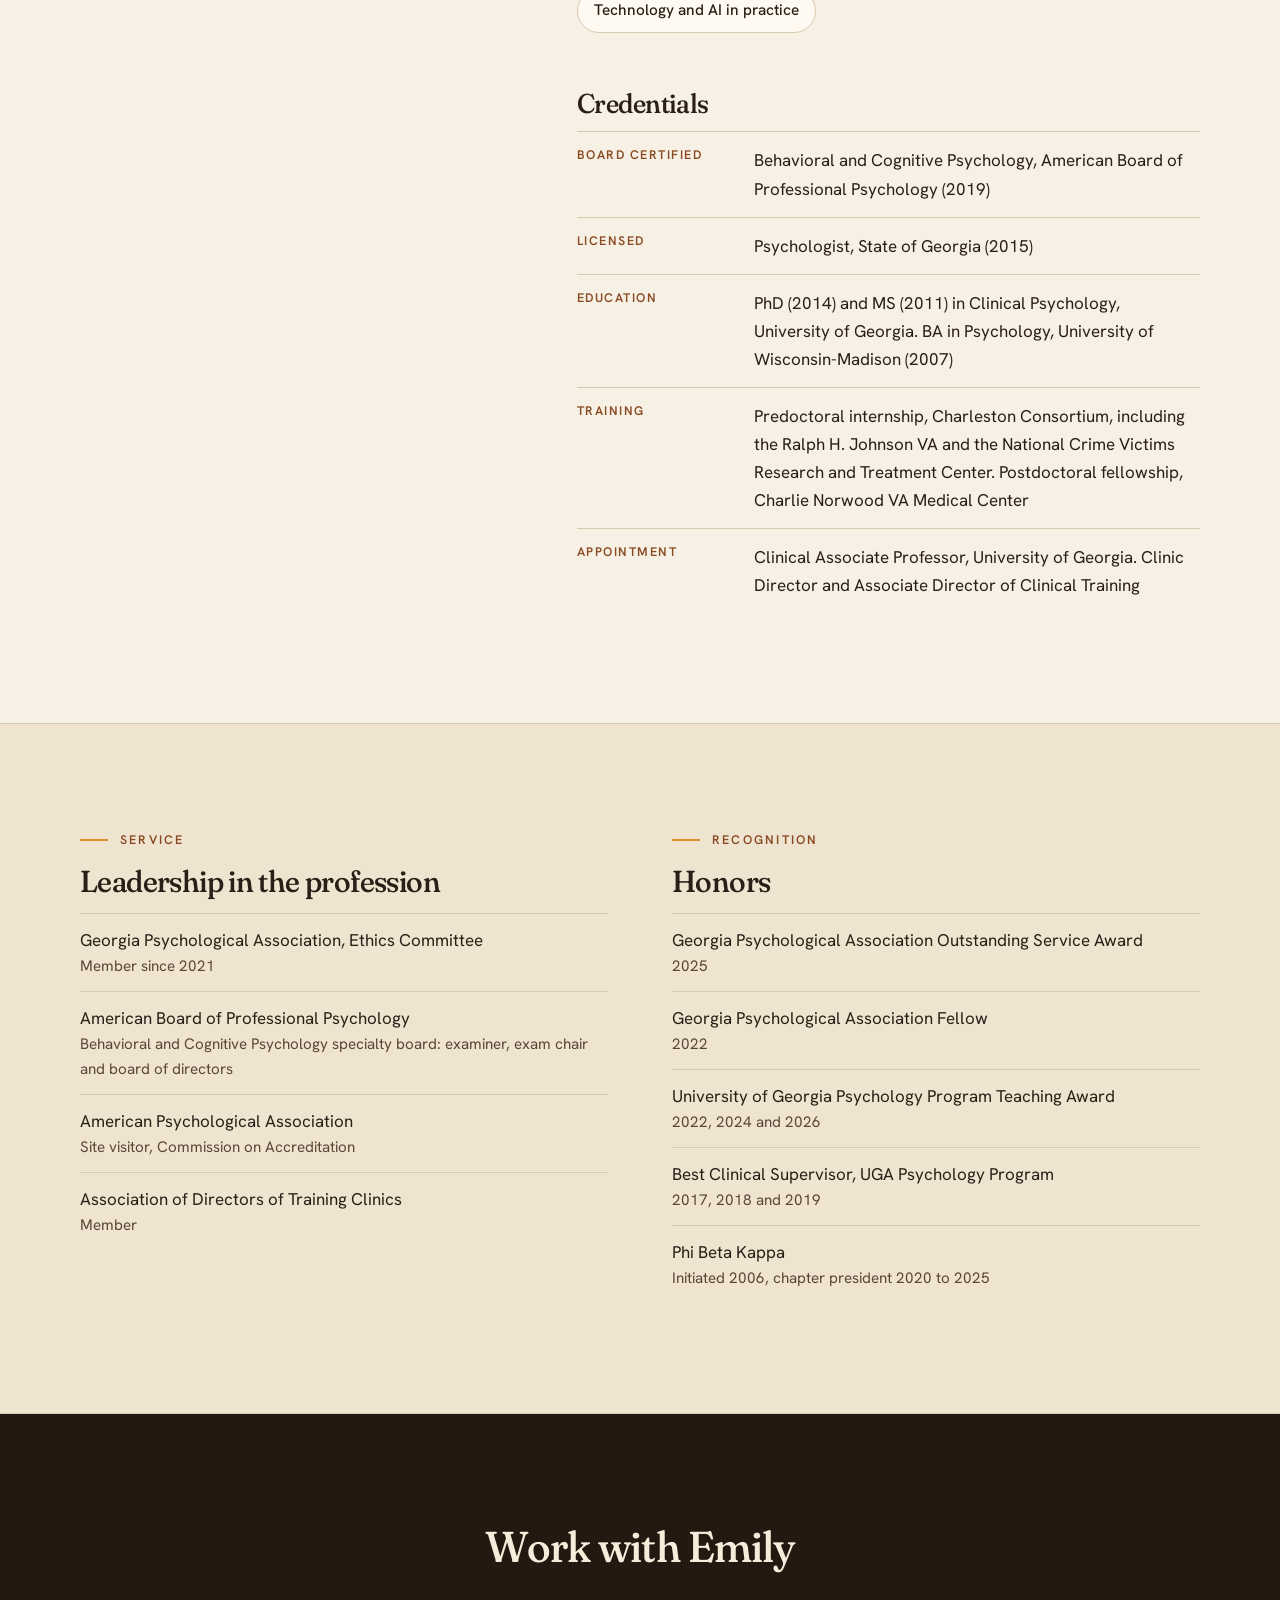
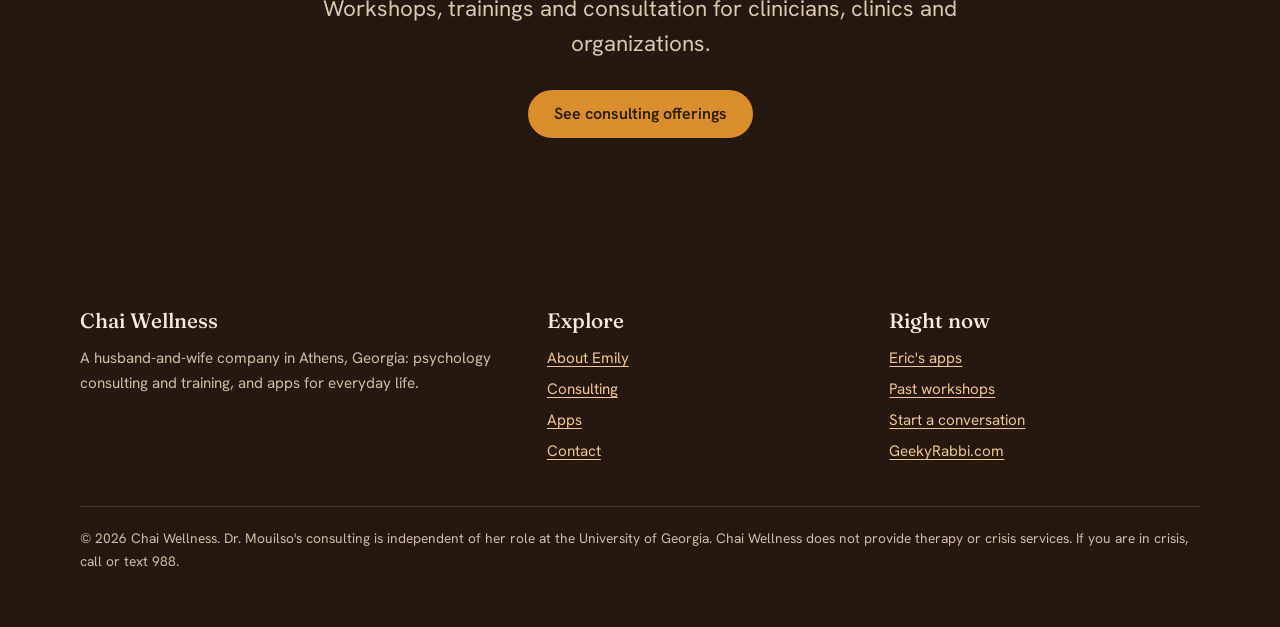
<file: emily.html>
<!doctype html>
<html lang="en">
<head>
<meta charset="utf-8">
<meta name="viewport" content="width=device-width, initial-scale=1">
<title>About Dr. Emily Mouilso | Chai Wellness</title>
<meta name="description" content="Dr. Emily Mouilso is a board-certified clinical psychologist who trains therapists, supervises clinics and consults on trauma treatment, ethics, and technology in practice.">
<meta property="og:title" content="About Dr. Emily Mouilso | Chai Wellness">
<meta property="og:description" content="Dr. Emily Mouilso is a board-certified clinical psychologist who trains therapists, supervises clinics and consults on trauma treatment, ethics, and technology in practice.">
<meta property="og:type" content="website">
<meta property="og:image" content="og-image.jpg">
<meta name="twitter:card" content="summary_large_image">
<meta name="theme-color" content="#f7f0e4">
<link rel="icon" href="favicon.svg" type="image/svg+xml">
<link rel="apple-touch-icon" href="apple-touch-icon.png">
<link rel="preconnect" href="https://fonts.googleapis.com"><link rel="preconnect" href="https://fonts.gstatic.com" crossorigin><link rel="stylesheet" href="https://fonts.googleapis.com/css2?family=Fraunces:ital,opsz,wght,SOFT@0,9..144,300..700,0..100;1,9..144,300..700,0..100&amp;family=Frank+Ruhl+Libre:wght@700&amp;family=Hanken+Grotesk:wght@400;500;600&amp;display=swap">
<link rel="stylesheet" href="style.css">
</head>
<body>
<a class="skip" href="#main">Skip to content</a>
<header class="site-head"><div class="wrap bar">
<nav class="left" aria-label="Main"><a href="index.html">Home</a><a href="emily.html" aria-current="page">About Emily</a><a href="consulting.html">Consulting</a></nav>
<a class="brand" href="index.html" aria-label="Chai Wellness, home"><svg class="mark" viewBox="0 0 64 64" aria-hidden="true"><circle cx="32" cy="32" r="30" fill="#d98e2b"/><text x="32" y="45" text-anchor="middle" font-family="Frank Ruhl Libre, serif" font-weight="700" font-size="34" fill="#2b1a0a" direction="rtl">חי</text></svg><span><b>Chai Wellness</b><small>Life, steeped well</small></span></a>
<nav class="right" aria-label="More"><a href="apps.html">Apps</a><a href="contact.html">Contact</a></nav>
</div></header>
<main id="main">

<section class="page-title"><div class="wrap">
<p class="eyebrow">About</p>
<h1>Emily R. Mouilso, <em>PhD, ABPP</em></h1>
<p class="lede">Board-certified clinical psychologist. She helps therapists and clinics do the hard parts of the work well: treating trauma, supervising carefully and making sound ethical decisions.</p>
</div></section>

<section style="padding-top:0"><div class="wrap profile">
<aside class="portrait">
<div class="frame"><img src="img/emily-1000.webp" alt="Portrait of Dr. Emily Mouilso, smiling, seated in front of a bookshelf" width="1000" height="1250" fetchpriority="high"></div>
<p class="caption">Dr. Emily Mouilso</p>
</aside>
<div>
<div class="prose">
<p>Dr. Emily Mouilso is a licensed psychologist in Georgia and is board certified in Behavioral and Cognitive Psychology by the American Board of Professional Psychology. She is a Clinical Associate Professor at the University of Georgia, where she directs the Psychology Clinic and serves as Associate Director of Clinical Training for the doctoral program in clinical psychology.</p>
<p>Her clinical roots are in trauma. She trained at the Ralph H. Johnson VA Medical Center and the National Crime Victims Research and Treatment Center in Charleston, then completed a fellowship at the Charlie Norwood VA Medical Center, where she treated veterans and set up a new co-located psychology clinic on a unit that had never had embedded behavioral health care.</p>
<p>Since 2015 she has run the clinic that serves her program's clinical doctoral training program, which means she spends her days on the questions clinicians actually face: which treatment fits, how to supervise it, and what the right thing to do is when the answer is not obvious. When her clinic moved to telehealth in 2020 she chose the secure technology and wrote the consent and crisis procedures. She's also developed policies on telesupervision and the use of artificial intelligence in the clinic to meet accreditation, legal and professional requirements.</p>
<p>Dr. Mouilso teaches graduate-level courses related to ethics, supervision, and empirically-supported adult intervention. She has served on the Georgia Psychological Association's Ethics Committee since 2021, providing ethics consultation and ethics workshops. She is an exam chair and on the Board of Directors for the Behavioral and Cognitive specialty board at ABPP. Dr. Mouilso is also a site visitor for the American Psychological Association's Commission on Accreditation.</p>
<p>She runs Chai Wellness with her husband, Eric Linder, who builds its apps.</p>
</div>

<h2 style="margin-top:56px;font-size:1.7rem">Focus areas</h2>
<ul class="chips">
<li>Trauma and PTSD</li><li>Exposure therapy</li><li>Cognitive behavioral therapy</li><li>Suicide prevention</li><li>Clinical ethics</li><li>Supervision and training</li><li>Technology and AI in practice</li>
</ul>

<h2 style="margin-top:56px;font-size:1.7rem">Credentials</h2>
<dl class="facts">
<div><dt>Board certified</dt><dd>Behavioral and Cognitive Psychology, American Board of Professional Psychology (2019)</dd></div>
<div><dt>Licensed</dt><dd>Psychologist, State of Georgia (2015)</dd></div>
<div><dt>Education</dt><dd>PhD (2014) and MS (2011) in Clinical Psychology, University of Georgia. BA in Psychology, University of Wisconsin-Madison (2007)</dd></div>
<div><dt>Training</dt><dd>Predoctoral internship, Charleston Consortium, including the Ralph H. Johnson VA and the National Crime Victims Research and Treatment Center. Postdoctoral fellowship, Charlie Norwood VA Medical Center</dd></div>
<div><dt>Appointment</dt><dd>Clinical Associate Professor, University of Georgia. Clinic Director and Associate Director of Clinical Training</dd></div>
</dl>
</div>
</div></section>

<section class="band"><div class="wrap cols2">
<div>
<p class="eyebrow">Service</p>
<h2 style="font-size:1.9rem">Leadership in the profession</h2>
<ul class="plain-list">
<li>Georgia Psychological Association, Ethics Committee<span>Member since 2021</span></li>
<li>American Board of Professional Psychology<span>Behavioral and Cognitive Psychology specialty board: examiner, exam chair and board of directors</span></li>
<li>American Psychological Association<span>Site visitor, Commission on Accreditation</span></li>
<li>Association of Directors of Training Clinics<span>Member</span></li>
</ul>
</div>
<div>
<p class="eyebrow">Recognition</p>
<h2 style="font-size:1.9rem">Honors</h2>
<ul class="plain-list">
<li>Georgia Psychological Association Outstanding Service Award<span>2025</span></li>
<li>Georgia Psychological Association Fellow<span>2022</span></li>
<li>University of Georgia Psychology Program Teaching Award<span>2022, 2024 and 2026</span></li>
<li>Best Clinical Supervisor, UGA Psychology Program<span>2017, 2018 and 2019</span></li>
<li>Phi Beta Kappa<span>Initiated 2006, chapter president 2020 to 2025</span></li>
</ul>
</div>
</div></section>

<section class="dark-band"><div class="wrap" style="text-align:center;max-width:760px">
<h2>Work with Emily</h2>
<p class="lede" style="margin-inline:auto">Workshops, trainings and consultation for clinicians, clinics and organizations.</p>
<div class="btn-row" style="justify-content:center"><a class="btn" href="consulting.html">See consulting offerings</a></div>
</div></section>
</main>
<footer><div class="wrap">
<div class="foot">
<div><b>Chai Wellness</b><p>A husband-and-wife company in Athens, Georgia: psychology consulting and training, and apps for everyday life.</p></div>
<div><b>Explore</b><ul><li><a href="emily.html">About Emily</a></li><li><a href="consulting.html">Consulting</a></li><li><a href="apps.html">Apps</a></li><li><a href="contact.html">Contact</a></li></ul></div>
<div><b>Right now</b><ul><li><a href="apps.html#all">Eric's apps</a></li><li><a href="consulting.html#engagements">Past workshops</a></li><li><a href="contact.html">Start a conversation</a></li><li><a href="https://geekyrabbi.com" rel="noopener">GeekyRabbi.com</a></li></ul></div>
</div>
<p class="fine">&copy; 2026 Chai Wellness. Dr. Mouilso's consulting is independent of her role at the University of Georgia. Chai Wellness does not provide therapy or crisis services. If you are in crisis, call or text 988.</p>
</div></footer>
<script src="site.js" defer></script>
</body>
</html>
</file>
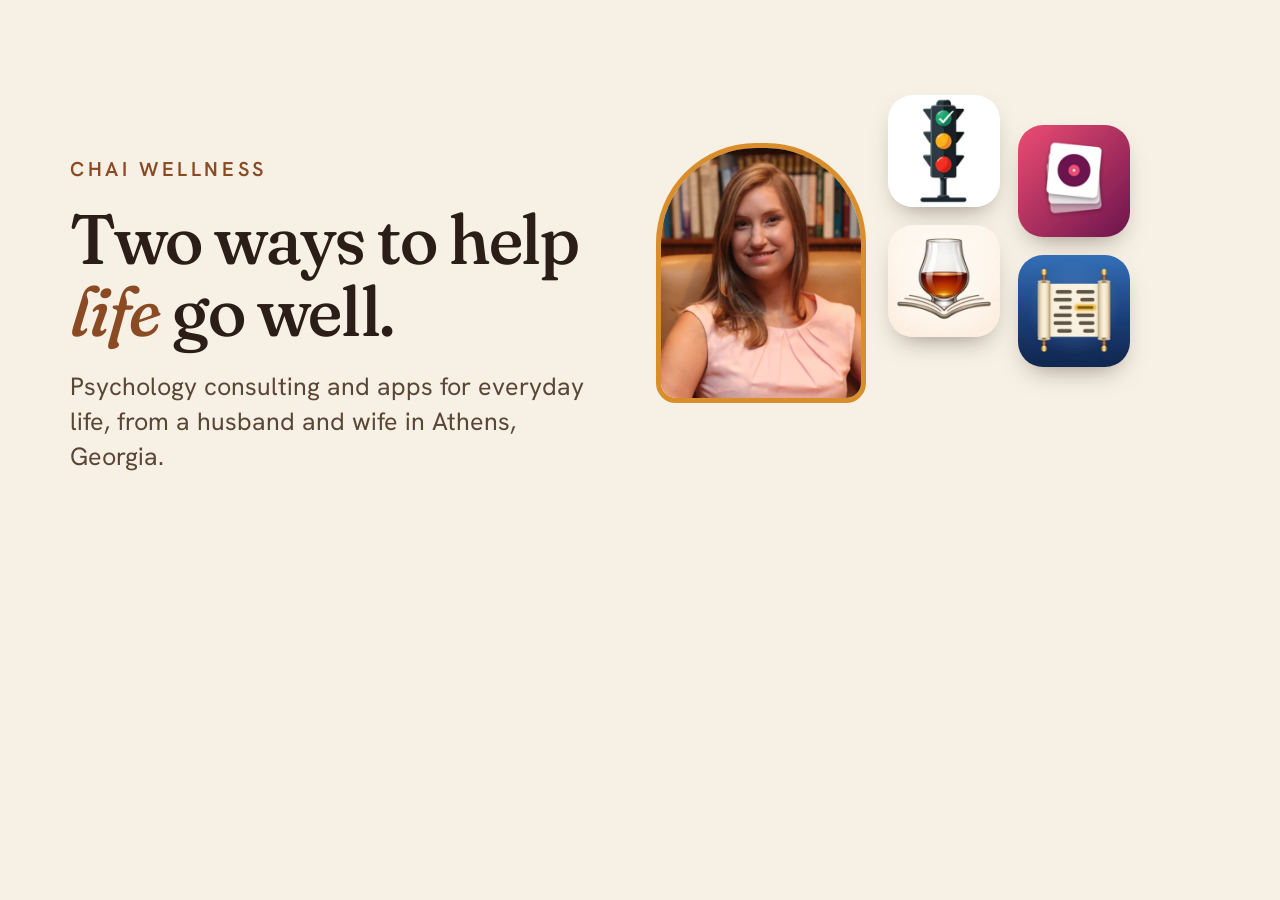
<file: scripts/og.html>
<!doctype html><meta charset=utf-8><link rel=stylesheet href="https://fonts.googleapis.com/css2?family=Fraunces:ital,opsz,wght,SOFT@0,9..144,500,100;1,9..144,500,100&family=Hanken+Grotesk:wght@500;600&display=swap">
<style>body{margin:0;width:1200px;height:630px;background:#f7f0e4;font-family:'Hanken Grotesk';color:#2b1e16;display:flex;align-items:center;position:relative;overflow:hidden}
.t{padding:0 70px;width:540px}.e{font:600 20px 'Hanken Grotesk';letter-spacing:.18em;text-transform:uppercase;color:#8a4b24;margin-bottom:22px}
h1{font:500 70px/1.02 Fraunces;letter-spacing:-.02em;margin:0 0 22px;font-variation-settings:"SOFT" 60}h1 em{color:#8a4b24;font-style:italic}
p{font-size:25px;line-height:1.4;color:#5a4637;margin:0}
.r{position:absolute;right:70px;top:95px;display:flex;gap:22px;align-items:flex-start}
.a{width:200px;height:250px;border-radius:100px 100px 20px 20px;overflow:hidden;border:5px solid #d98e2b;margin-top:48px}.a img{width:100%;height:100%;object-fit:cover;object-position:50% 20%}
.g{display:grid;grid-template-columns:repeat(2,112px);gap:18px}.g img{width:112px;height:112px;border-radius:25px;box-shadow:0 12px 26px -12px rgba(43,30,22,.5)}.g img:nth-child(even){transform:translateY(30px)}
.n{position:absolute;left:70px;bottom:46px;font:600 19px 'Hanken Grotesk';letter-spacing:.14em;text-transform:uppercase;color:#5a4637}</style>
<div class=t><div class=e>Chai Wellness</div><h1>Two ways to help <em>life</em> go well.</h1><p>Psychology consulting and apps for everyday life, from a husband and wife in Athens, Georgia.</p></div>
<div class=r><div class=a><img src="../img/emily-560.webp"></div><div class=g><img src="../img/apps/habit-traffic.webp"><img src="../img/apps/crate.webp"><img src="../img/apps/barrelbook.webp"><img src="../img/apps/torah-turn-it.webp"></div></div>
</file>
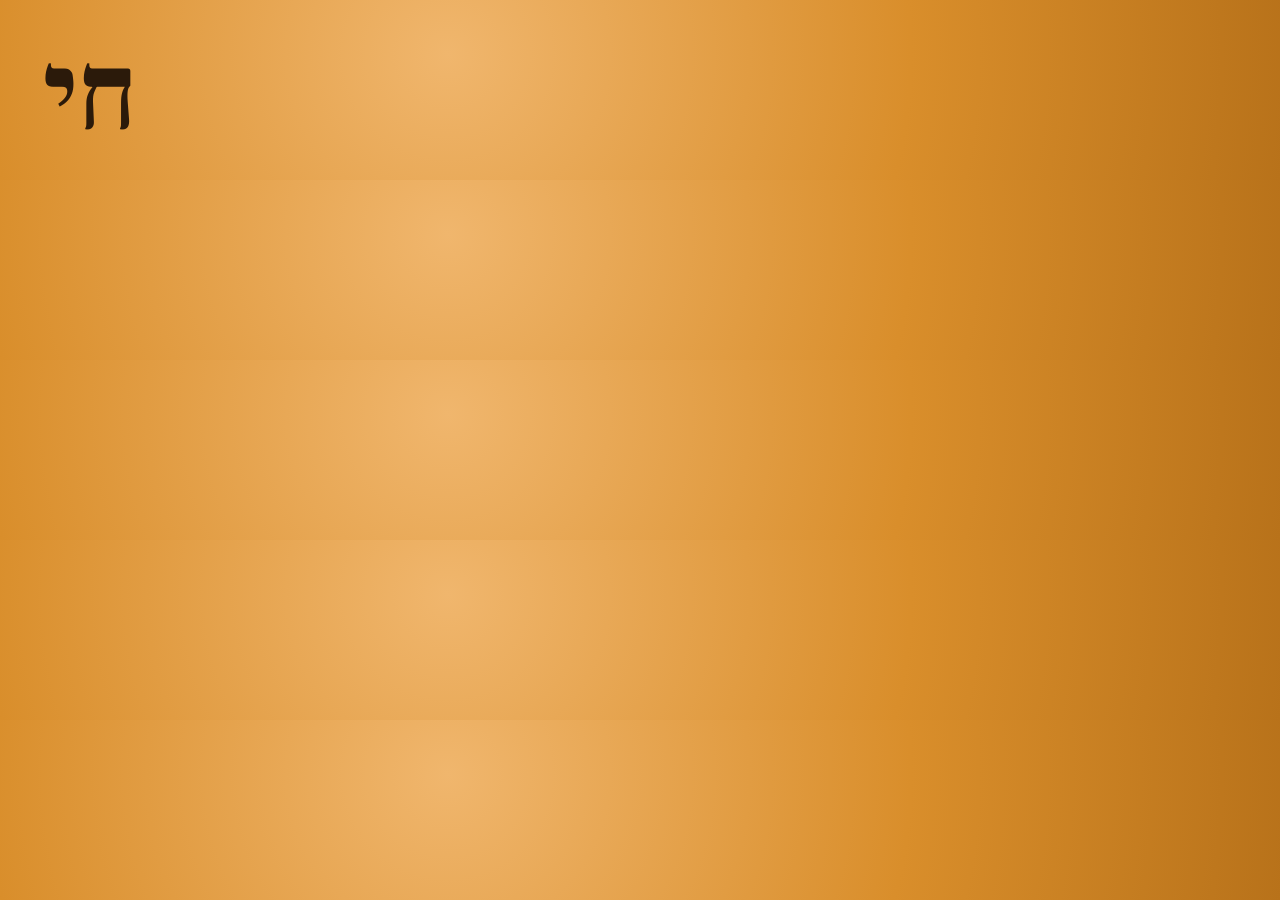
<file: scripts/touch.html>
<!doctype html><meta charset=utf-8><link rel=stylesheet href="https://fonts.googleapis.com/css2?family=Frank+Ruhl+Libre:wght@700&display=swap">
<style>body{margin:0;width:180px;height:180px;background:radial-gradient(circle at 35% 30%,#f0b66d,#d98e2b 55%,#b8721a);display:grid;place-items:center;font:700 110px 'Frank Ruhl Libre';color:#2b1a0a;padding-top:10px;box-sizing:border-box}</style>חי
</file>
<file: style.css>
/* Chai Wellness: warm editorial. Paper, tea-brown ink, saffron and cardamom. */
:root {
  --paper: #f7f0e4;
  --paper-2: #efe4d0;
  --card: #fffaf1;
  --ink: #2b1e16;
  --ink-soft: #5a4637;
  --line: #d9c9ae;
  --chai: #8a4b24;
  --saffron: #d98e2b;
  --cardamom: #3f5b45;
  --on-dark: #f6ecda;
  --night: #241811;
  --shadow: 0 1px 0 rgba(43,30,22,.04), 0 14px 40px -18px rgba(43,30,22,.35);
  --display: "Fraunces", "Iowan Old Style", Georgia, serif;
  --body: "Hanken Grotesk", "Avenir Next", "Helvetica Neue", sans-serif;
  --hebrew: "Frank Ruhl Libre", "Times New Roman", serif;
  --max: 1120px;
  color-scheme: light dark;
}
@media (prefers-color-scheme: dark) {
  :root:not([data-theme="light"]) {
    --paper: #1c140e; --paper-2: #261b13; --card: #2a1e15;
    --ink: #f3e9d8; --ink-soft: #cdbca3; --line: #4a3727;
    --chai: #e6a465; --cardamom: #9cc2a3; --night: #120c08;
    --shadow: 0 14px 40px -18px rgba(0,0,0,.7);
  }
}
* { box-sizing: border-box; }
[hidden] { display: none !important; }
html { scroll-behavior: smooth; }
body {
  margin: 0; background: var(--paper); color: var(--ink);
  font: 400 1.0625rem/1.65 var(--body); -webkit-font-smoothing: antialiased;
}
body::before { /* paper grain */
  content: ""; position: fixed; inset: 0; pointer-events: none; z-index: 0; opacity: .5;
  background-image: url("data:image/svg+xml;utf8,<svg xmlns='http://www.w3.org/2000/svg' width='160' height='160'><filter id='n'><feTurbulence type='fractalNoise' baseFrequency='.85' numOctaves='2' stitchTiles='stitch'/><feColorMatrix values='0 0 0 0 .35  0 0 0 0 .25  0 0 0 0 .15  0 0 0 .055 0'/></filter><rect width='100%' height='100%' filter='url(%23n)'/></svg>");
}
main, header, footer { position: relative; z-index: 1; }
a { color: var(--chai); text-underline-offset: .2em; text-decoration-thickness: 1px; }
a:hover { text-decoration-thickness: 2px; }
:focus-visible { outline: 3px solid var(--saffron); outline-offset: 3px; border-radius: 4px; }
img { max-width: 100%; display: block; }
.wrap { width: min(var(--max), 100% - 40px); margin-inline: auto; }
.skip { position: absolute; left: -999px; top: 8px; background: var(--ink); color: var(--paper); padding: 10px 14px; border-radius: 8px; z-index: 10; }
.skip:focus { left: 12px; }

/* ---------- header: name centered, links either side (the theme she likes) ---------- */
.site-head { border-bottom: 1px solid var(--line); background: color-mix(in srgb, var(--paper) 88%, transparent); backdrop-filter: blur(10px); position: sticky; top: 0; z-index: 5; }
.bar { display: grid; grid-template-columns: 1fr auto 1fr; align-items: center; gap: 24px; padding: 14px 0; }
.bar nav { display: flex; gap: 6px; }
.bar nav.left { justify-content: flex-start; }
.bar nav.right { justify-content: flex-end; }
.bar nav a { color: var(--ink); text-decoration: none; font-weight: 500; font-size: .98rem; padding: 10px 14px; border-radius: 999px; transition: background .15s; }
.bar nav a:hover { background: var(--paper-2); }
.bar nav a[aria-current="page"] { background: var(--ink); color: var(--paper); }
.brand { display: flex; align-items: center; gap: 12px; text-decoration: none; color: var(--ink); }
.brand .mark { width: 42px; height: 42px; }
.brand b { font: 600 1.35rem/1 var(--display); font-variation-settings: "SOFT" 100, "opsz" 36; letter-spacing: -.01em; }
.brand small { display: block; font: 500 .7rem/1.2 var(--body); letter-spacing: .14em; text-transform: uppercase; color: var(--ink-soft); margin-top: 3px; }
@media (max-width: 860px) {
  .bar { grid-template-columns: 1fr; justify-items: center; gap: 8px; padding: 12px 0 8px; }
  .brand { order: -1; }
  .bar nav { flex-wrap: wrap; justify-content: center !important; gap: 2px; }
  .bar nav a { padding: 8px 12px; font-size: .95rem; }
  .site-head { position: static; }
}

/* ---------- type ---------- */
h1, h2, h3 { font-family: var(--display); font-variation-settings: "SOFT" 60, "opsz" 72; font-weight: 500; line-height: 1.08; letter-spacing: -.02em; margin: 0 0 .5em; }
h1 { font-size: clamp(2.5rem, 6vw, 4.6rem); }
h2 { font-size: clamp(1.8rem, 3.6vw, 2.7rem); }
h3 { font-size: 1.35rem; letter-spacing: -.01em; }
h1 em, h2 em { font-style: italic; color: var(--chai); font-variation-settings: "SOFT" 100, "opsz" 72; }
p { margin: 0 0 1em; }
.eyebrow { font: 600 .78rem/1 var(--body); letter-spacing: .18em; text-transform: uppercase; color: var(--chai); margin-bottom: 18px; display: flex; align-items: center; gap: 12px; }
.eyebrow::before { content: ""; width: 28px; height: 2px; background: var(--saffron); }
.lede { font-size: clamp(1.15rem, 1.8vw, 1.4rem); line-height: 1.55; color: var(--ink-soft); max-width: 36em; }
.he { font-family: var(--hebrew); font-weight: 700; }
section { padding: clamp(56px, 9vw, 110px) 0; }
.band { background: var(--paper-2); border-block: 1px solid var(--line); }
.dark-band { background: var(--night); color: var(--on-dark); --ink-soft: #cdbca3; --chai: #f0b36f; border: 0; }
.dark-band .lede { color: #d8c8ae; }

/* ---------- buttons ---------- */
.btn { display: inline-flex; align-items: center; gap: 10px; min-height: 48px; padding: 0 24px; border-radius: 999px; background: var(--ink); color: var(--paper); text-decoration: none; font-weight: 600; border: 2px solid var(--ink); transition: transform .15s, background .15s, color .15s; cursor: pointer; font-size: 1rem; font-family: inherit; }
.btn:hover { transform: translateY(-2px); }
.btn.ghost { background: transparent; color: var(--ink); }
.btn.ghost:hover { background: var(--ink); color: var(--paper); }
.dark-band .btn { background: var(--saffron); border-color: var(--saffron); color: #2b1a0a; }
.btn-row { display: flex; flex-wrap: wrap; gap: 12px; margin-top: 28px; }

/* ---------- home hero ---------- */
.hero { padding-top: clamp(48px, 7vw, 96px); overflow: hidden; }
.hero { padding-bottom: 8px; }
.hero h1 { max-width: 13em; }
.hero .lede { max-width: 40em; }
.hero-doors { padding-top: 32px; padding-bottom: clamp(56px, 8vw, 96px); }
@media (prefers-reduced-motion: reduce) { html { scroll-behavior: auto; } .btn { transition: none; } }

/* ---------- the two doors ---------- */
.doors { display: grid; grid-template-columns: 1fr 1fr; gap: 24px; }
.door { background: var(--card); border: 1px solid var(--line); border-radius: 28px; padding: clamp(24px, 3.4vw, 40px); box-shadow: var(--shadow); display: flex; flex-direction: column; text-decoration: none; color: inherit; transition: transform .2s; }
.door:hover { transform: translateY(-4px); }
.door h3 { font-size: 1.8rem; margin-top: 18px; }
.door p { color: var(--ink-soft); }
.door .go { margin-top: auto; font-weight: 600; color: var(--chai); display: inline-flex; gap: 8px; }
.arch { width: 150px; aspect-ratio: 4/5; border-radius: 75px 75px 18px 18px; overflow: hidden; border: 3px solid var(--saffron); }
.arch img { width: 100%; height: 100%; object-fit: cover; object-position: 50% 20%; }
.icon-fan { display: grid; grid-template-columns: repeat(4, 1fr); gap: 10px; max-width: 380px; }
.icon-fan img { width: 100%; height: auto; aspect-ratio: 1; border-radius: 22%; box-shadow: 0 6px 16px -8px rgba(0,0,0,.5); }
@media (max-width: 760px) { .doors { grid-template-columns: 1fr; } }

/* ---------- meaning of chai ---------- */
.meanings { display: grid; grid-template-columns: repeat(2, 1fr); gap: 0; border-top: 1px solid var(--line); margin-top: 40px; }
.meaning { padding: 28px 28px 8px 0; }
.meaning + .meaning { padding-left: 28px; border-left: 1px solid var(--line); }
.meaning .big { font: 500 2.6rem/1 var(--display); color: var(--chai); display: block; margin-bottom: 10px; }
.meaning .big.he { font-size: 3rem; }
.meaning p { color: var(--ink-soft); }
@media (max-width: 760px) { .meanings { grid-template-columns: 1fr; } .meaning, .meaning + .meaning { padding: 24px 0 4px; border-left: 0; border-top: 1px solid var(--line); } .meaning:first-child { border-top: 0; } }

/* ---------- Emily page ---------- */
.profile { display: grid; grid-template-columns: 420px 1fr; gap: clamp(28px, 6vw, 80px); align-items: start; }
.profile .portrait { position: sticky; top: 100px; }
.portrait .frame { border-radius: 210px 210px 24px 24px; overflow: hidden; border: 4px solid var(--saffron); box-shadow: var(--shadow); aspect-ratio: 4/5; }
.portrait .frame img { width: 100%; height: 100%; object-fit: cover; }
.portrait .caption { margin-top: 16px; font-size: .95rem; color: var(--ink-soft); text-align: center; }
.facts { margin: 0; display: grid; gap: 0; }
.facts div { display: grid; grid-template-columns: 9.5em 1fr; gap: 16px; padding: 14px 0; border-top: 1px solid var(--line); }
.facts dt { font: 600 .78rem/1.6 var(--body); letter-spacing: .12em; text-transform: uppercase; color: var(--chai); }
.facts dd { margin: 0; }
.chips { display: flex; flex-wrap: wrap; gap: 10px; padding: 0; list-style: none; margin: 0; }
.chips li { border: 1px solid var(--line); background: var(--card); border-radius: 999px; padding: 8px 16px; font-weight: 500; font-size: .96rem; }
.prose { max-width: 40em; }
.prose p { font-size: 1.12rem; }
.prose p:first-of-type::first-letter { font: 500 3.6em/.85 var(--display); float: left; padding: 6px 12px 0 0; color: var(--chai); }
.cols2 { display: grid; grid-template-columns: 1fr 1fr; gap: clamp(24px, 5vw, 64px); }
.plain-list { list-style: none; padding: 0; margin: 0; }
.plain-list li { padding: 12px 0; border-top: 1px solid var(--line); }
.plain-list li span { display: block; color: var(--ink-soft); font-size: .95rem; }
@media (max-width: 900px) { .profile { grid-template-columns: 1fr; } .profile .portrait { position: static; max-width: 340px; margin-inline: auto; } .cols2 { grid-template-columns: 1fr; } .facts div { grid-template-columns: 1fr; gap: 2px; } }

/* ---------- Consulting ---------- */
.page-title { padding: clamp(48px, 7vw, 88px) 0 clamp(24px, 4vw, 48px); }
.offer-grid { display: grid; grid-template-columns: repeat(2, 1fr); gap: 24px; }
.offer { background: var(--card); border: 1px solid var(--line); border-radius: 24px; padding: 32px; box-shadow: var(--shadow); position: relative; }
.offer .n { font: 500 .9rem/1 var(--display); color: var(--chai); letter-spacing: .1em; margin-bottom: 20px; display: block; }
.offer ul { margin: 14px 0 0; padding-left: 1.1em; color: var(--ink-soft); }
.offer li { margin: 4px 0; }
@media (max-width: 760px) { .offer-grid { grid-template-columns: 1fr; } }
.engagements { list-style: none; padding: 0; margin: 0; }
.engagements li { display: grid; grid-template-columns: 7.5em 1fr; gap: 20px; padding: 18px 0; border-top: 1px solid var(--line); }
.engagements time { font: 600 .85rem/1.9 var(--body); color: var(--chai); letter-spacing: .06em; }
.engagements b { display: block; font-weight: 600; }
.engagements span { color: var(--ink-soft); font-size: .96rem; }
@media (max-width: 600px) { .engagements li { grid-template-columns: 1fr; gap: 2px; } }
.note { border-left: 4px solid var(--saffron); padding: 4px 0 4px 20px; color: var(--ink-soft); max-width: 44em; }

/* ---------- Apps ---------- */
.app-group + .app-group { margin-top: 64px; }
.app-group h3 { font-size: 1.1rem; font-family: var(--body); letter-spacing: .14em; text-transform: uppercase; font-weight: 600; color: var(--chai); margin-bottom: 20px; padding-bottom: 12px; border-bottom: 1px solid var(--line); }
.apps { display: grid; grid-template-columns: repeat(auto-fill, minmax(320px, 1fr)); gap: 20px; }
.app { display: grid; grid-template-columns: 76px 1fr; gap: 18px; background: var(--card); border: 1px solid var(--line); border-radius: 22px; padding: 20px; text-decoration: none; color: inherit; box-shadow: var(--shadow); transition: transform .2s; }
.app:hover { transform: translateY(-3px); }
.app img { width: 76px; height: 76px; border-radius: 18px; box-shadow: 0 6px 16px -8px rgba(0,0,0,.5); }
.app h4 { font: 600 1.2rem/1.2 var(--display); margin: 0 0 2px; }
.app .plat { font-size: .82rem; color: var(--ink-soft); letter-spacing: .04em; margin-bottom: 8px; }
.app p { font-size: .98rem; line-height: 1.5; color: var(--ink-soft); margin: 0 0 10px; }
.tag { display: inline-block; font: 600 .74rem/1 var(--body); letter-spacing: .08em; text-transform: uppercase; padding: 6px 10px; border-radius: 999px; border: 1px solid var(--line); }
.tag.live { background: var(--cardamom); color: #f2f7f1; border-color: var(--cardamom); }
.tag.beta { color: var(--ink); background: color-mix(in srgb, var(--saffron) 30%, transparent); border-color: var(--saffron); }
.tag.soon { color: var(--ink-soft); }
@media (prefers-color-scheme: dark) { :root:not([data-theme="light"]) .tag.live { background: #335a3d; } }
.maker { display: grid; grid-template-columns: auto 1fr; gap: 32px; align-items: center; }
.maker .he { font-size: clamp(4rem, 10vw, 7rem); line-height: 1; color: var(--saffron); }
@media (max-width: 640px) { .maker { grid-template-columns: 1fr; gap: 8px; } }

/* ---------- Contact ---------- */
.form { display: grid; gap: 18px; max-width: 640px; }
.form label { display: grid; gap: 6px; font-weight: 600; font-size: .95rem; }
.form input, .form select, .form textarea { font: inherit; font-weight: 400; color: var(--ink); background: var(--card); border: 1.5px solid var(--line); border-radius: 14px; padding: 13px 16px; min-height: 48px; width: 100%; }
.form textarea { min-height: 150px; resize: vertical; }
.form input:focus, .form select:focus, .form textarea:focus { border-color: var(--chai); outline: 3px solid color-mix(in srgb, var(--saffron) 45%, transparent); }
.form .hint { font-weight: 400; color: var(--ink-soft); font-size: .88rem; }
.two { display: grid; grid-template-columns: 1fr 1fr; gap: 18px; }
@media (max-width: 600px) { .two { grid-template-columns: 1fr; } }
.crisis { background: var(--card); border: 1px solid var(--line); border-radius: 18px; padding: 18px 22px; max-width: 640px; font-size: .96rem; color: var(--ink-soft); margin-top: 32px; }
.status { min-height: 1.5em; font-weight: 600; color: var(--cardamom); }

/* ---------- footer ---------- */
footer { background: var(--night); color: #cdbca3; padding: 56px 0 40px; margin-top: 0; font-size: .95rem; }
footer a { color: #f0c58e; }
.foot { display: grid; grid-template-columns: 1.4fr 1fr 1fr; gap: 32px; }
.foot b { color: var(--on-dark); font-family: var(--display); font-size: 1.3rem; font-weight: 500; display: block; margin-bottom: 8px; }
.foot ul { list-style: none; margin: 0; padding: 0; }
.foot li { margin: 6px 0; }
.fine { margin-top: 36px; padding-top: 20px; border-top: 1px solid #4a3727; font-size: .86rem; }
@media (max-width: 760px) { .foot { grid-template-columns: 1fr; } }

/* ---------- entrance ---------- */
@media (prefers-reduced-motion: no-preference) {
  .rise { animation: up .7s cubic-bezier(.2,.7,.2,1) both; }
  .rise.d1 { animation-delay: .08s; } .rise.d2 { animation-delay: .18s; } .rise.d3 { animation-delay: .3s; }
  @keyframes up { from { opacity: 0; transform: translateY(16px); } to { opacity: 1; transform: none; } }
}

.aside { margin: 28px 0 0; color: var(--ink-soft); max-width: 44em; }

.kicker { margin-top: 20px; font: 600 .76rem/1 var(--body); letter-spacing: .16em; text-transform: uppercase; color: var(--chai); }
.kicker + h3 { margin-top: 10px; }
.who { font-weight: 600; margin: 4px 0 20px; color: var(--ink); }
.hero .lede + .lede { margin-top: -.3em; }
</file>
